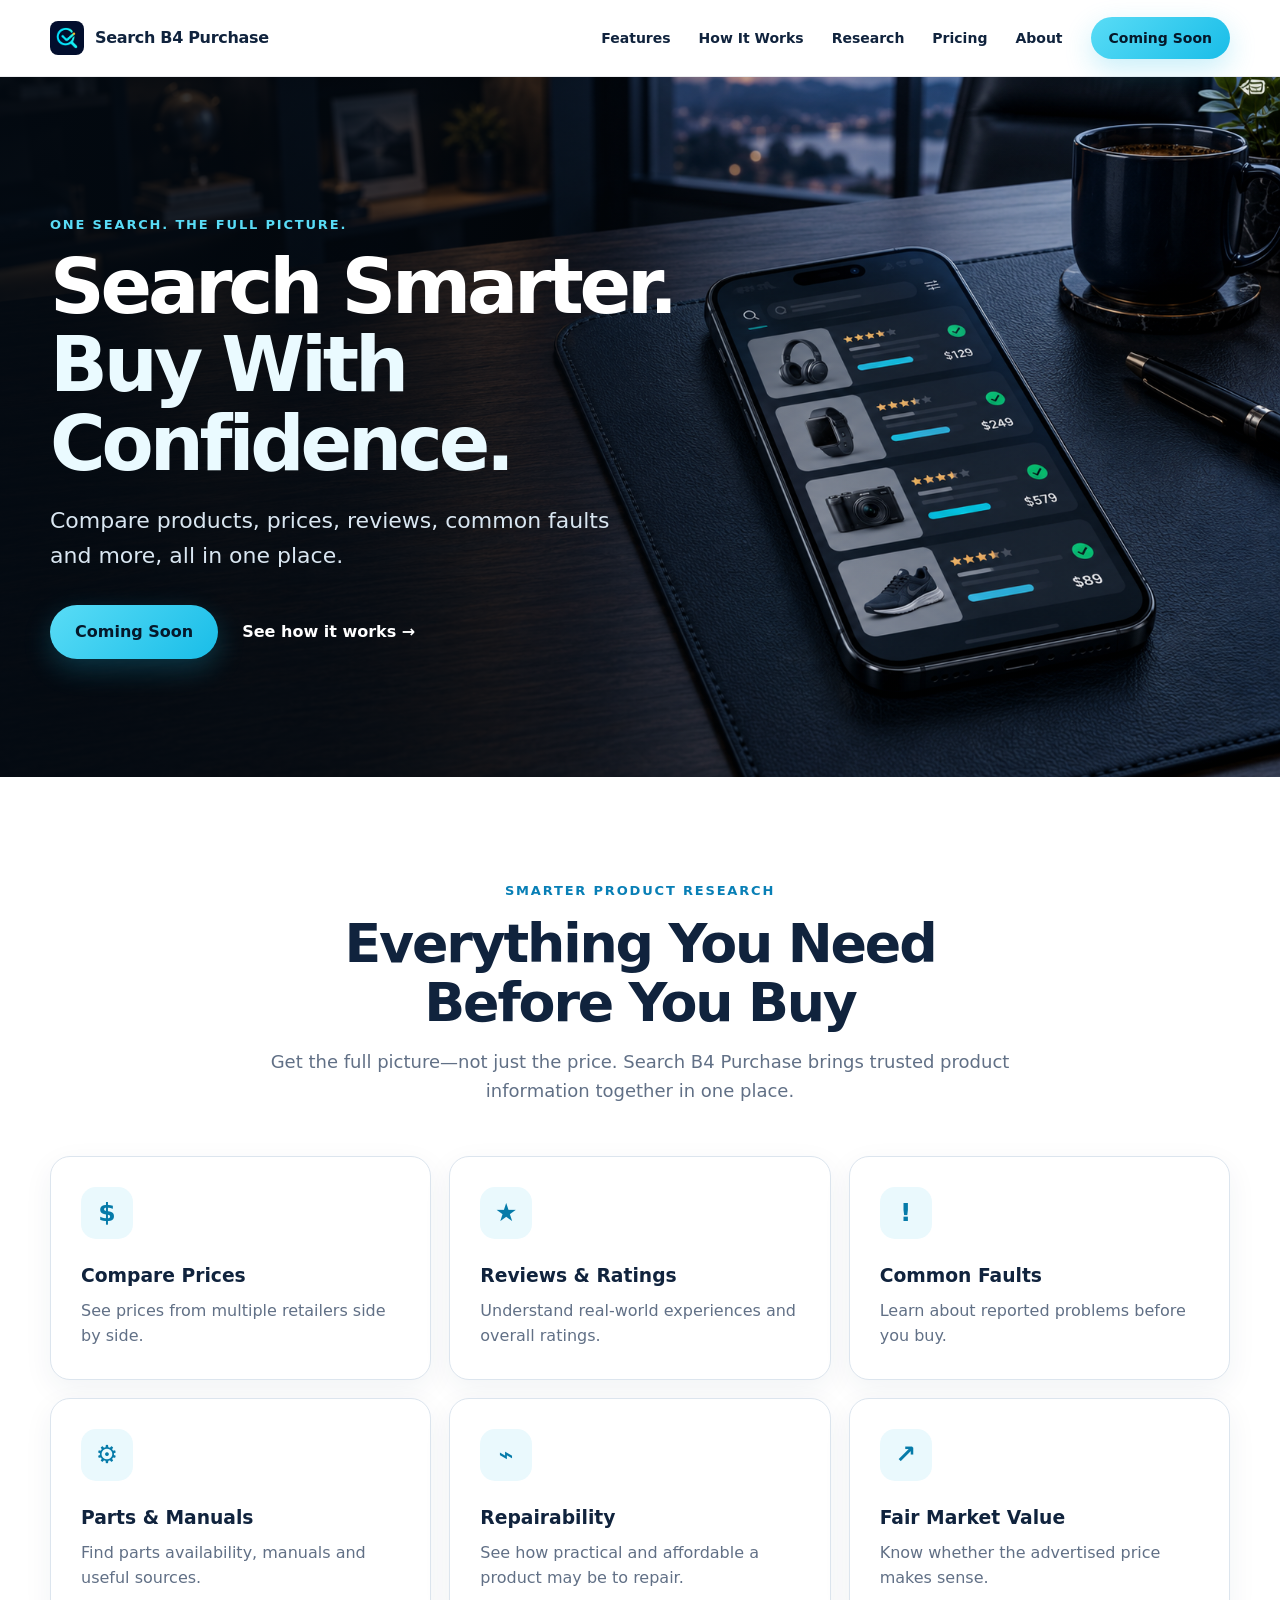
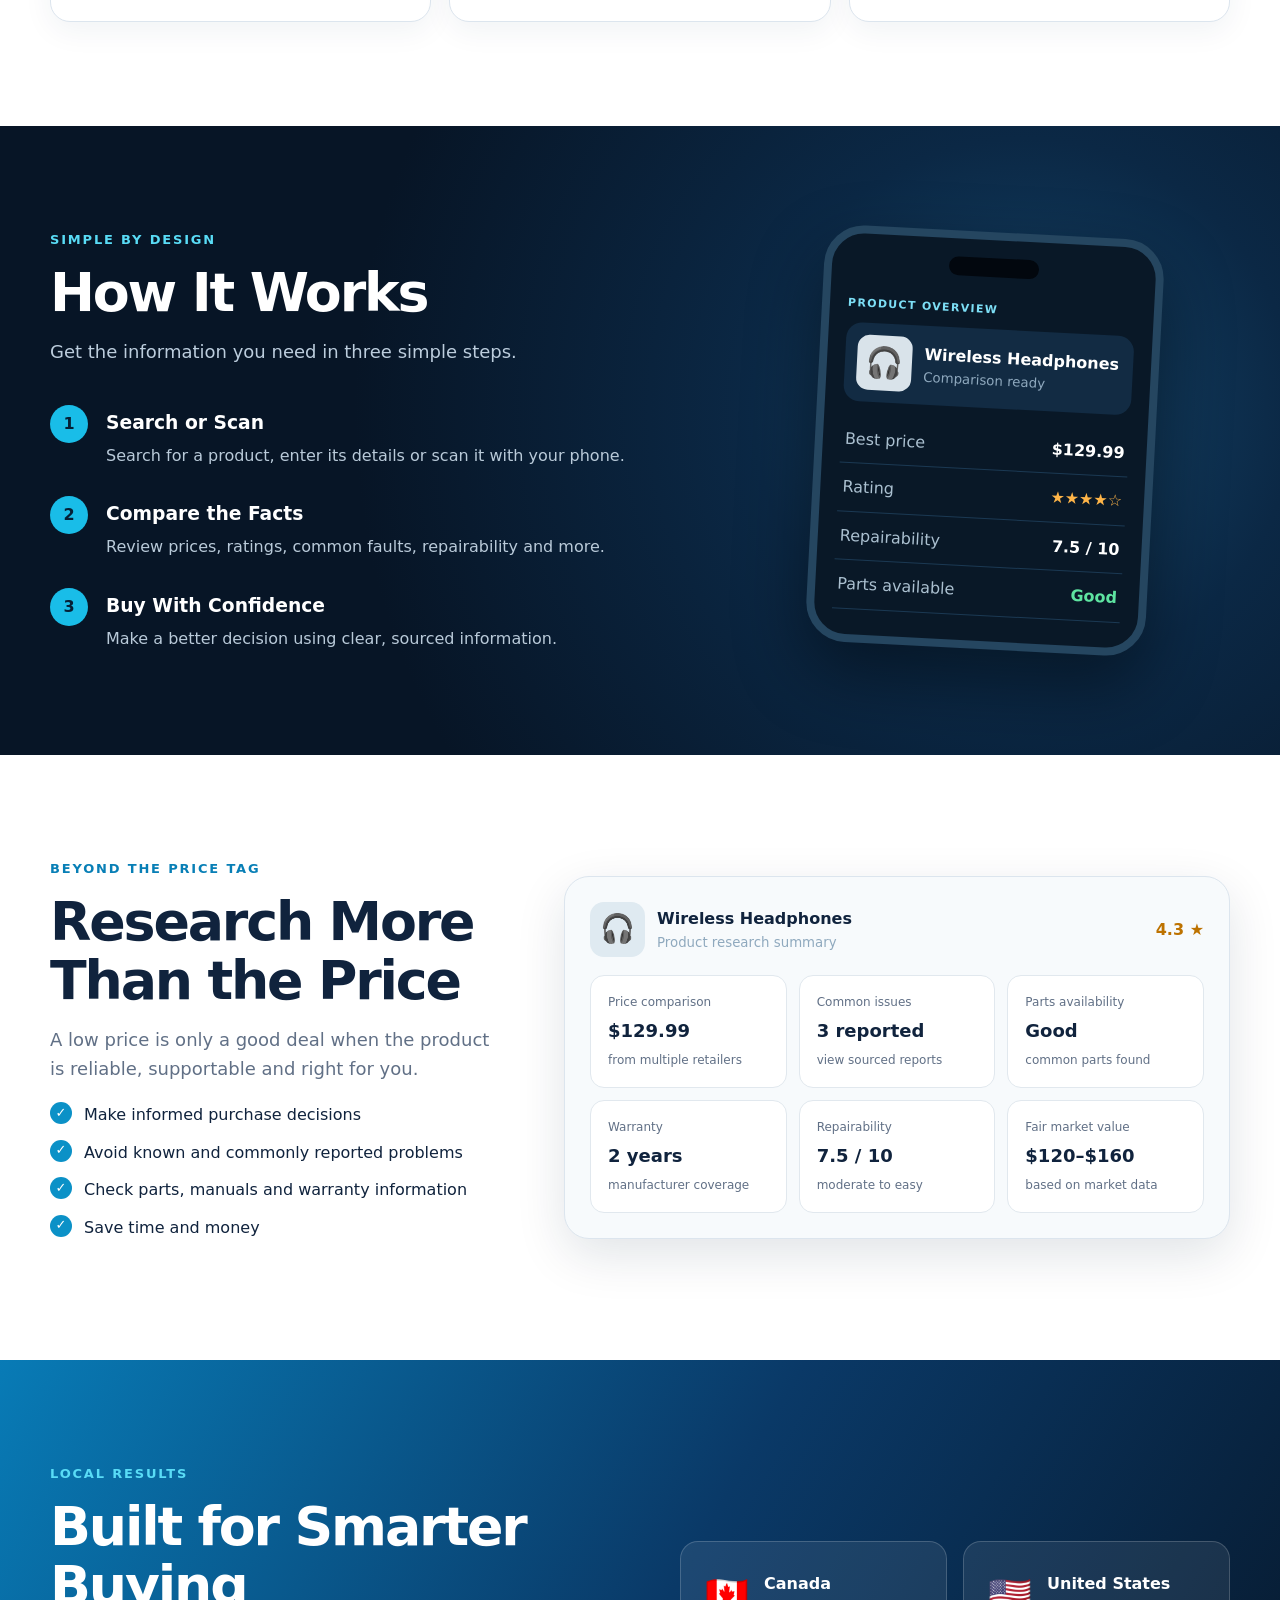
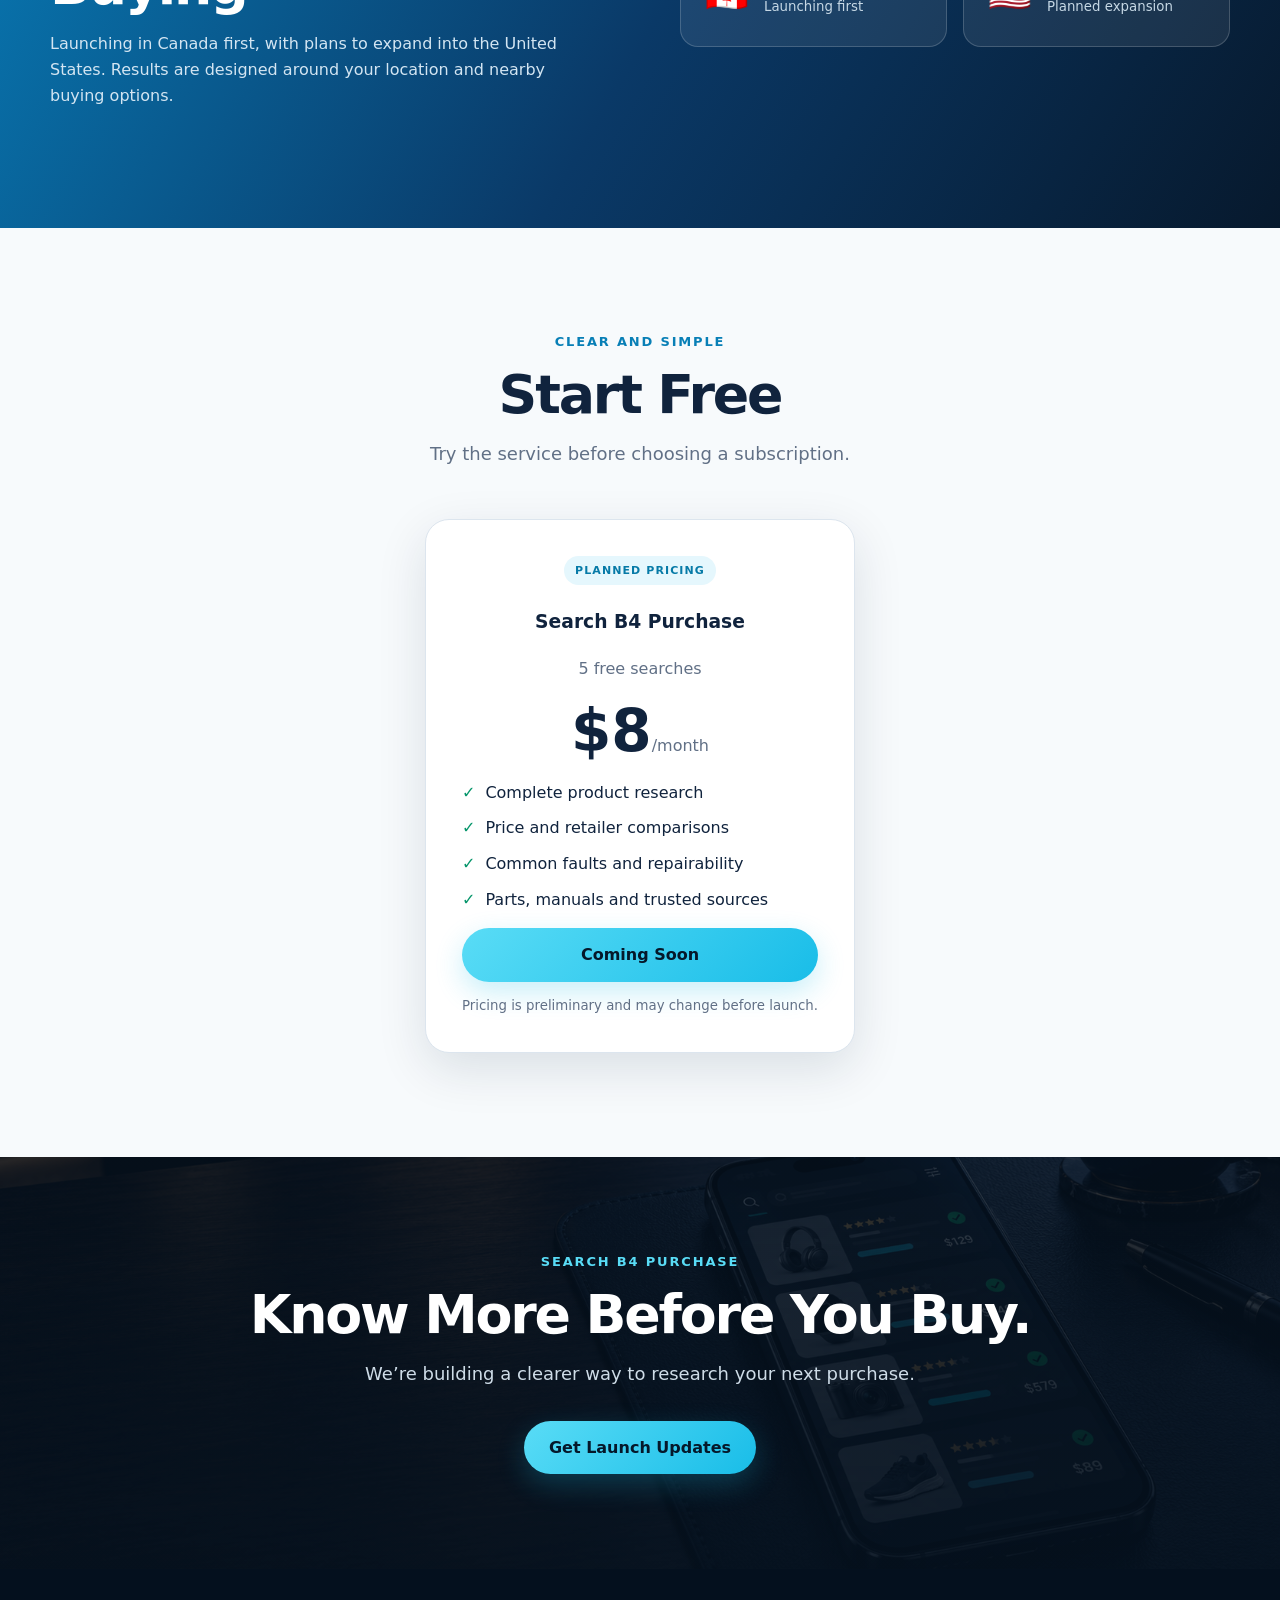
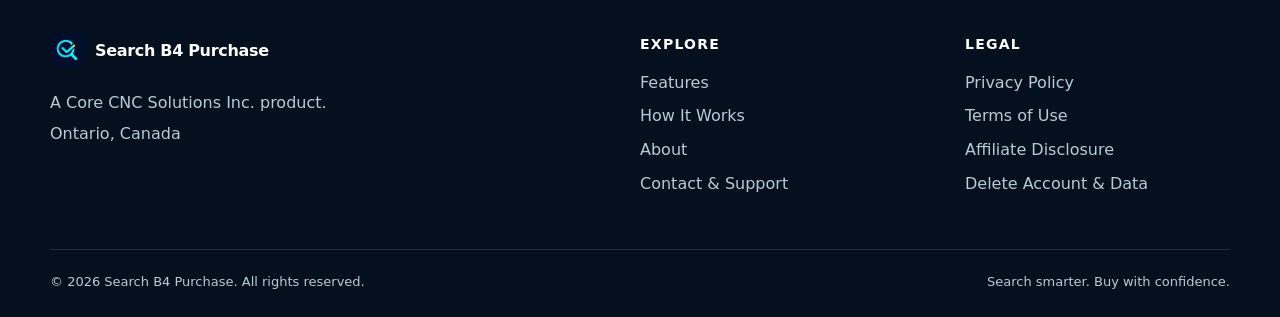
<file: index.html>
<!doctype html>
<html lang="en-CA">
<head>
  <meta charset="utf-8">
  <meta name="viewport" content="width=device-width, initial-scale=1">
  <meta name="description" content="Search B4 Purchase helps you compare prices, reviews, common faults, repairability, parts and manuals before you buy.">
  <meta name="theme-color" content="#071526">
  <title>Search B4 Purchase | Search Smarter. Buy With Confidence.</title>
  <link rel="icon" href="assets/icon-180.png" type="image/png">
  <link rel="stylesheet" href="styles.css">
  <script defer src="script.js"></script>
</head>
<body>
  <a class="skip-link" href="#main">Skip to content</a>
  <header class="site-header">
    <div class="container nav-wrap">
      <a class="brand" href="#top" aria-label="Search B4 Purchase home">
        <span class="brand-mark" aria-hidden="true"><span></span></span>
        <span>Search B4 Purchase</span>
      </a>
      <button class="menu-button" aria-expanded="false" aria-controls="site-nav" aria-label="Open navigation"><span></span><span></span><span></span></button>
      <nav id="site-nav" class="site-nav" aria-label="Primary navigation">
        <a href="#features">Features</a>
        <a href="#how-it-works">How It Works</a>
        <a href="#research">Research</a>
        <a href="#pricing">Pricing</a>
        <a href="about.html">About</a>
        <a class="button button-small" href="#coming-soon">Coming Soon</a>
      </nav>
    </div>
  </header>

  <main id="main">
    <section id="top" class="hero">
      <div class="hero-shade"></div>
      <div class="container hero-content">
        <p class="eyebrow light">One search. The full picture.</p>
        <h1>Search Smarter.<br><span>Buy With Confidence.</span></h1>
        <p class="hero-copy">Compare products, prices, reviews, common faults and more, all in one place.</p>
        <div class="hero-actions">
          <a class="button" href="#coming-soon">Coming Soon</a>
          <a class="text-link light" href="#how-it-works">See how it works <span aria-hidden="true">→</span></a>
        </div>
      </div>
    </section>

    <section id="features" class="section light-section">
      <div class="container">
        <div class="section-heading centered">
          <p class="eyebrow">Smarter product research</p>
          <h2>Everything You Need Before You Buy</h2>
          <p>Get the full picture—not just the price. Search B4 Purchase brings trusted product information together in one place.</p>
        </div>
        <div class="feature-grid">
          <article class="feature-card"><span class="icon">$</span><h3>Compare Prices</h3><p>See prices from multiple retailers side by side.</p></article>
          <article class="feature-card"><span class="icon">★</span><h3>Reviews & Ratings</h3><p>Understand real-world experiences and overall ratings.</p></article>
          <article class="feature-card"><span class="icon">!</span><h3>Common Faults</h3><p>Learn about reported problems before you buy.</p></article>
          <article class="feature-card"><span class="icon">⚙</span><h3>Parts & Manuals</h3><p>Find parts availability, manuals and useful sources.</p></article>
          <article class="feature-card"><span class="icon">⌁</span><h3>Repairability</h3><p>See how practical and affordable a product may be to repair.</p></article>
          <article class="feature-card"><span class="icon">↗</span><h3>Fair Market Value</h3><p>Know whether the advertised price makes sense.</p></article>
        </div>
      </div>
    </section>

    <section id="how-it-works" class="section dark-section">
      <div class="container how-grid">
        <div>
          <p class="eyebrow light">Simple by design</p>
          <h2>How It Works</h2>
          <p class="section-intro">Get the information you need in three simple steps.</p>
          <div class="steps">
            <article><span>1</span><div><h3>Search or Scan</h3><p>Search for a product, enter its details or scan it with your phone.</p></div></article>
            <article><span>2</span><div><h3>Compare the Facts</h3><p>Review prices, ratings, common faults, repairability and more.</p></div></article>
            <article><span>3</span><div><h3>Buy With Confidence</h3><p>Make a better decision using clear, sourced information.</p></div></article>
          </div>
        </div>
        <div class="phone-demo" aria-label="Illustration of product comparison results">
          <div class="phone-shell">
            <div class="phone-top"></div>
            <div class="app-label">Product overview</div>
            <div class="demo-product"><div class="demo-image">🎧</div><div><strong>Wireless Headphones</strong><small>Comparison ready</small></div></div>
            <div class="demo-row"><span>Best price</span><strong>$129.99</strong></div>
            <div class="demo-row"><span>Rating</span><strong class="stars">★★★★☆</strong></div>
            <div class="demo-row"><span>Repairability</span><strong>7.5 / 10</strong></div>
            <div class="demo-row"><span>Parts available</span><strong class="good">Good</strong></div>
          </div>
        </div>
      </div>
    </section>

    <section id="research" class="section light-section">
      <div class="container research-grid">
        <div>
          <p class="eyebrow">Beyond the price tag</p>
          <h2>Research More Than the Price</h2>
          <p class="large-copy">A low price is only a good deal when the product is reliable, supportable and right for you.</p>
          <ul class="check-list">
            <li>Make informed purchase decisions</li>
            <li>Avoid known and commonly reported problems</li>
            <li>Check parts, manuals and warranty information</li>
            <li>Save time and money</li>
          </ul>
        </div>
        <div class="dashboard-card">
          <div class="product-title"><span class="product-icon">🎧</span><div><strong>Wireless Headphones</strong><small>Product research summary</small></div><span class="rating">4.3 ★</span></div>
          <div class="metric-grid">
            <article><small>Price comparison</small><strong>$129.99</strong><span>from multiple retailers</span></article>
            <article><small>Common issues</small><strong>3 reported</strong><span>view sourced reports</span></article>
            <article><small>Parts availability</small><strong>Good</strong><span>common parts found</span></article>
            <article><small>Warranty</small><strong>2 years</strong><span>manufacturer coverage</span></article>
            <article><small>Repairability</small><strong>7.5 / 10</strong><span>moderate to easy</span></article>
            <article><small>Fair market value</small><strong>$120–$160</strong><span>based on market data</span></article>
          </div>
        </div>
      </div>
    </section>

    <section class="section availability-section">
      <div class="container availability-grid">
        <div><p class="eyebrow light">Local results</p><h2>Built for Smarter Buying</h2><p>Launching in Canada first, with plans to expand into the United States. Results are designed around your location and nearby buying options.</p></div>
        <div class="locations"><article><span>🇨🇦</span><div><strong>Canada</strong><small>Launching first</small></div></article><article><span>🇺🇸</span><div><strong>United States</strong><small>Planned expansion</small></div></article></div>
      </div>
    </section>

    <section id="pricing" class="section pricing-section">
      <div class="container">
        <div class="section-heading centered"><p class="eyebrow">Clear and simple</p><h2>Start Free</h2><p>Try the service before choosing a subscription.</p></div>
        <article class="price-card">
          <div class="price-badge">PLANNED PRICING</div>
          <h3>Search B4 Purchase</h3>
          <p class="free-searches">5 free searches</p>
          <div class="price"><strong>$8</strong><span>/month</span></div>
          <ul><li>Complete product research</li><li>Price and retailer comparisons</li><li>Common faults and repairability</li><li>Parts, manuals and trusted sources</li></ul>
          <a class="button full" href="#coming-soon">Coming Soon</a>
          <small>Pricing is preliminary and may change before launch.</small>
        </article>
      </div>
    </section>

    <section id="coming-soon" class="final-cta">
      <div class="container centered"><p class="eyebrow light">Search B4 Purchase</p><h2>Know More Before You Buy.</h2><p>We’re building a clearer way to research your next purchase.</p><a class="button" href="contact.html">Get Launch Updates</a></div>
    </section>
  </main>

  <footer class="site-footer">
    <div class="container footer-grid">
      <div><a class="brand footer-brand" href="index.html"><span class="brand-mark" aria-hidden="true"><span></span></span><span>Search B4 Purchase</span></a><p>A Core CNC Solutions Inc. product.</p><p>Ontario, Canada</p></div>
      <div><h3>Explore</h3><a href="#features">Features</a><a href="#how-it-works">How It Works</a><a href="about.html">About</a><a href="contact.html">Contact & Support</a></div>
      <div><h3>Legal</h3><a href="privacy.html">Privacy Policy</a><a href="terms.html">Terms of Use</a><a href="affiliate-disclosure.html">Affiliate Disclosure</a><a href="delete-account.html">Delete Account & Data</a></div>
    </div>
    <div class="container footer-bottom"><span>© 2026 Search B4 Purchase. All rights reserved.</span><span>Search smarter. Buy with confidence.</span></div>
  </footer>
</body>
</html>
</file>
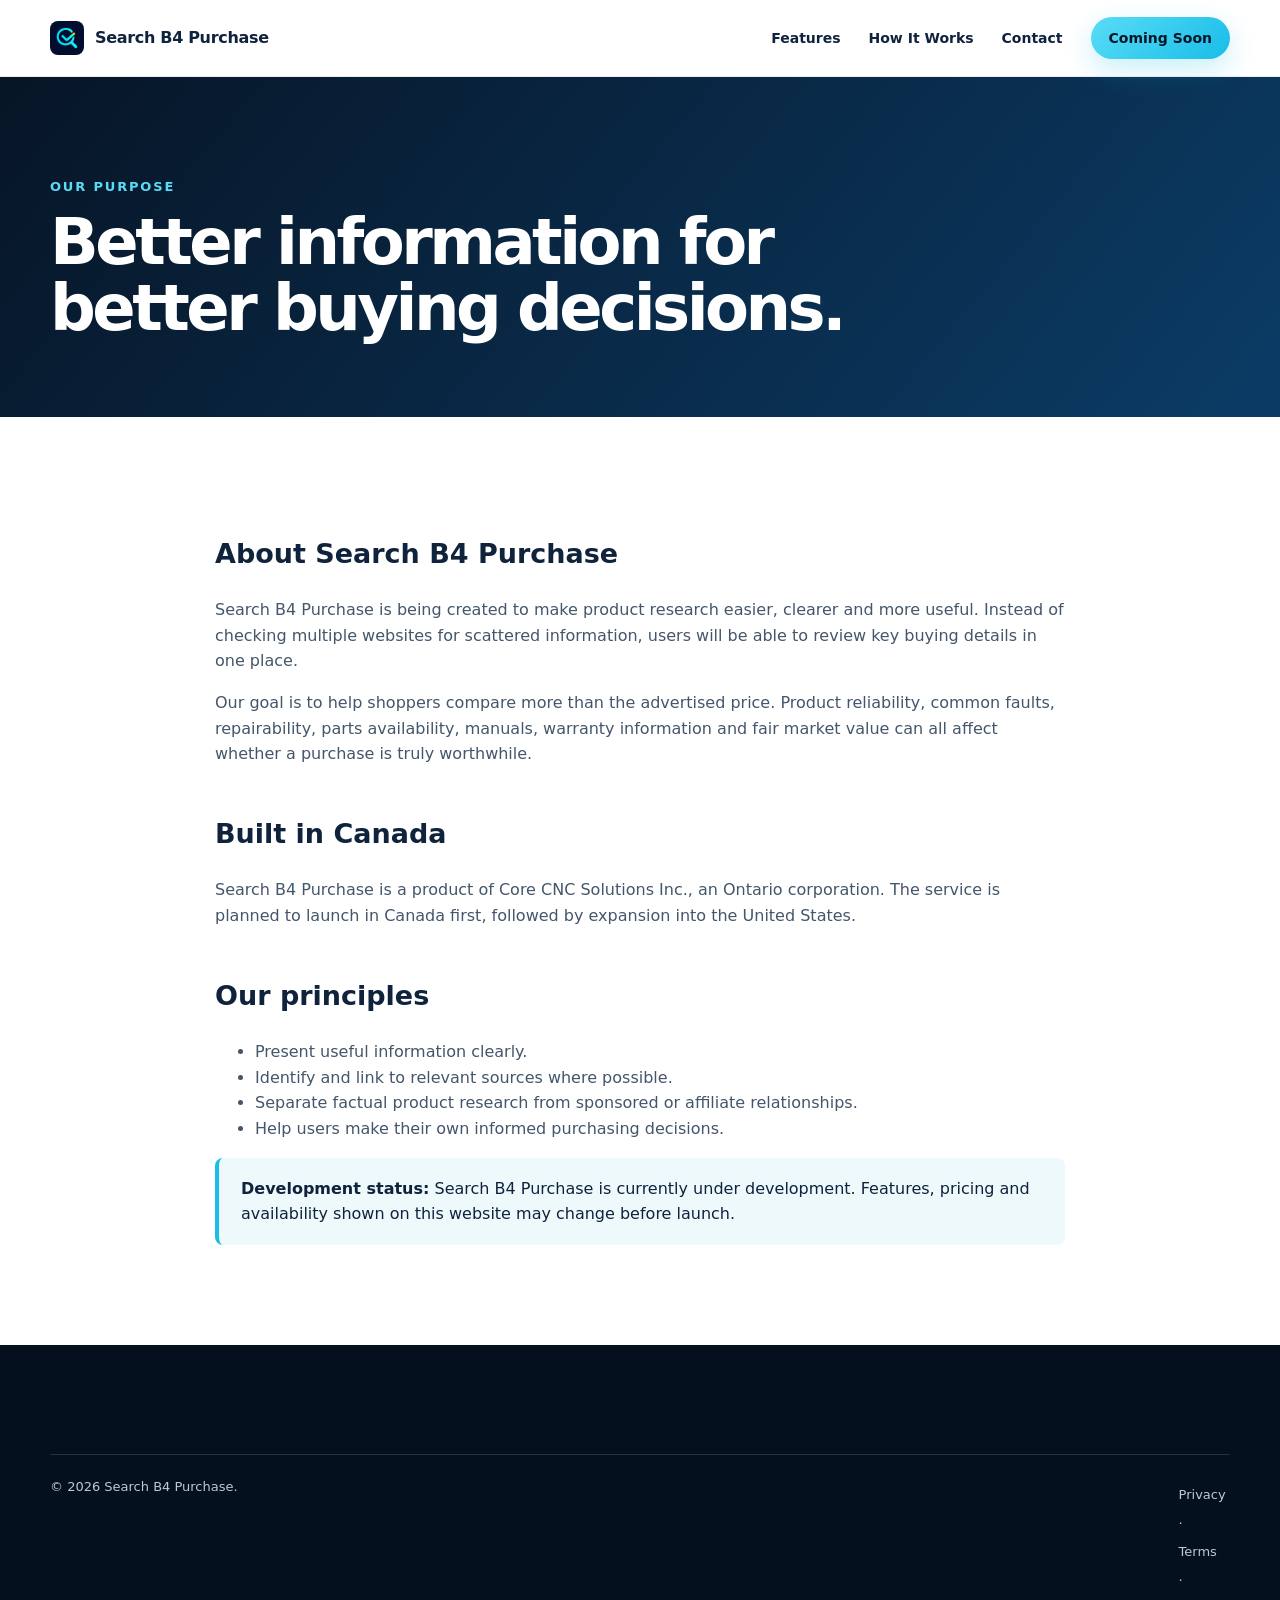
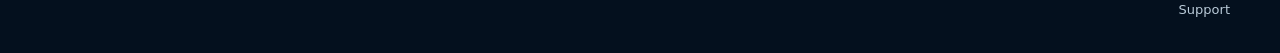
<file: about.html>
<!doctype html><html lang="en-CA"><head><meta charset="utf-8"><meta name="viewport" content="width=device-width,initial-scale=1"><meta name="description" content="About Search B4 Purchase."><title>About | Search B4 Purchase</title><link rel="icon" href="assets/icon-180.png" type="image/png"><link rel="stylesheet" href="styles.css"><script defer src="script.js"></script></head><body><header class="site-header"><div class="container nav-wrap"><a class="brand" href="index.html"><span class="brand-mark"><span></span></span><span>Search B4 Purchase</span></a><button class="menu-button" aria-expanded="false" aria-controls="site-nav"><span></span><span></span><span></span></button><nav id="site-nav" class="site-nav"><a href="index.html#features">Features</a><a href="index.html#how-it-works">How It Works</a><a href="contact.html">Contact</a><a class="button button-small" href="index.html#coming-soon">Coming Soon</a></nav></div></header><main><section class="legal-hero"><div class="container"><p class="eyebrow light">Our purpose</p><h1>Better information for better buying decisions.</h1></div></section><section class="legal-page"><div class="container legal-content"><h2>About Search B4 Purchase</h2><p>Search B4 Purchase is being created to make product research easier, clearer and more useful. Instead of checking multiple websites for scattered information, users will be able to review key buying details in one place.</p><p>Our goal is to help shoppers compare more than the advertised price. Product reliability, common faults, repairability, parts availability, manuals, warranty information and fair market value can all affect whether a purchase is truly worthwhile.</p><h2>Built in Canada</h2><p>Search B4 Purchase is a product of Core CNC Solutions Inc., an Ontario corporation. The service is planned to launch in Canada first, followed by expansion into the United States.</p><h2>Our principles</h2><ul><li>Present useful information clearly.</li><li>Identify and link to relevant sources where possible.</li><li>Separate factual product research from sponsored or affiliate relationships.</li><li>Help users make their own informed purchasing decisions.</li></ul><div class="notice"><strong>Development status:</strong> Search B4 Purchase is currently under development. Features, pricing and availability shown on this website may change before launch.</div></div></section></main><footer class="site-footer"><div class="container footer-bottom"><span>© 2026 Search B4 Purchase.</span><span><a href="privacy.html">Privacy</a> · <a href="terms.html">Terms</a> · <a href="contact.html">Support</a></span></div></footer></body></html>
</file>
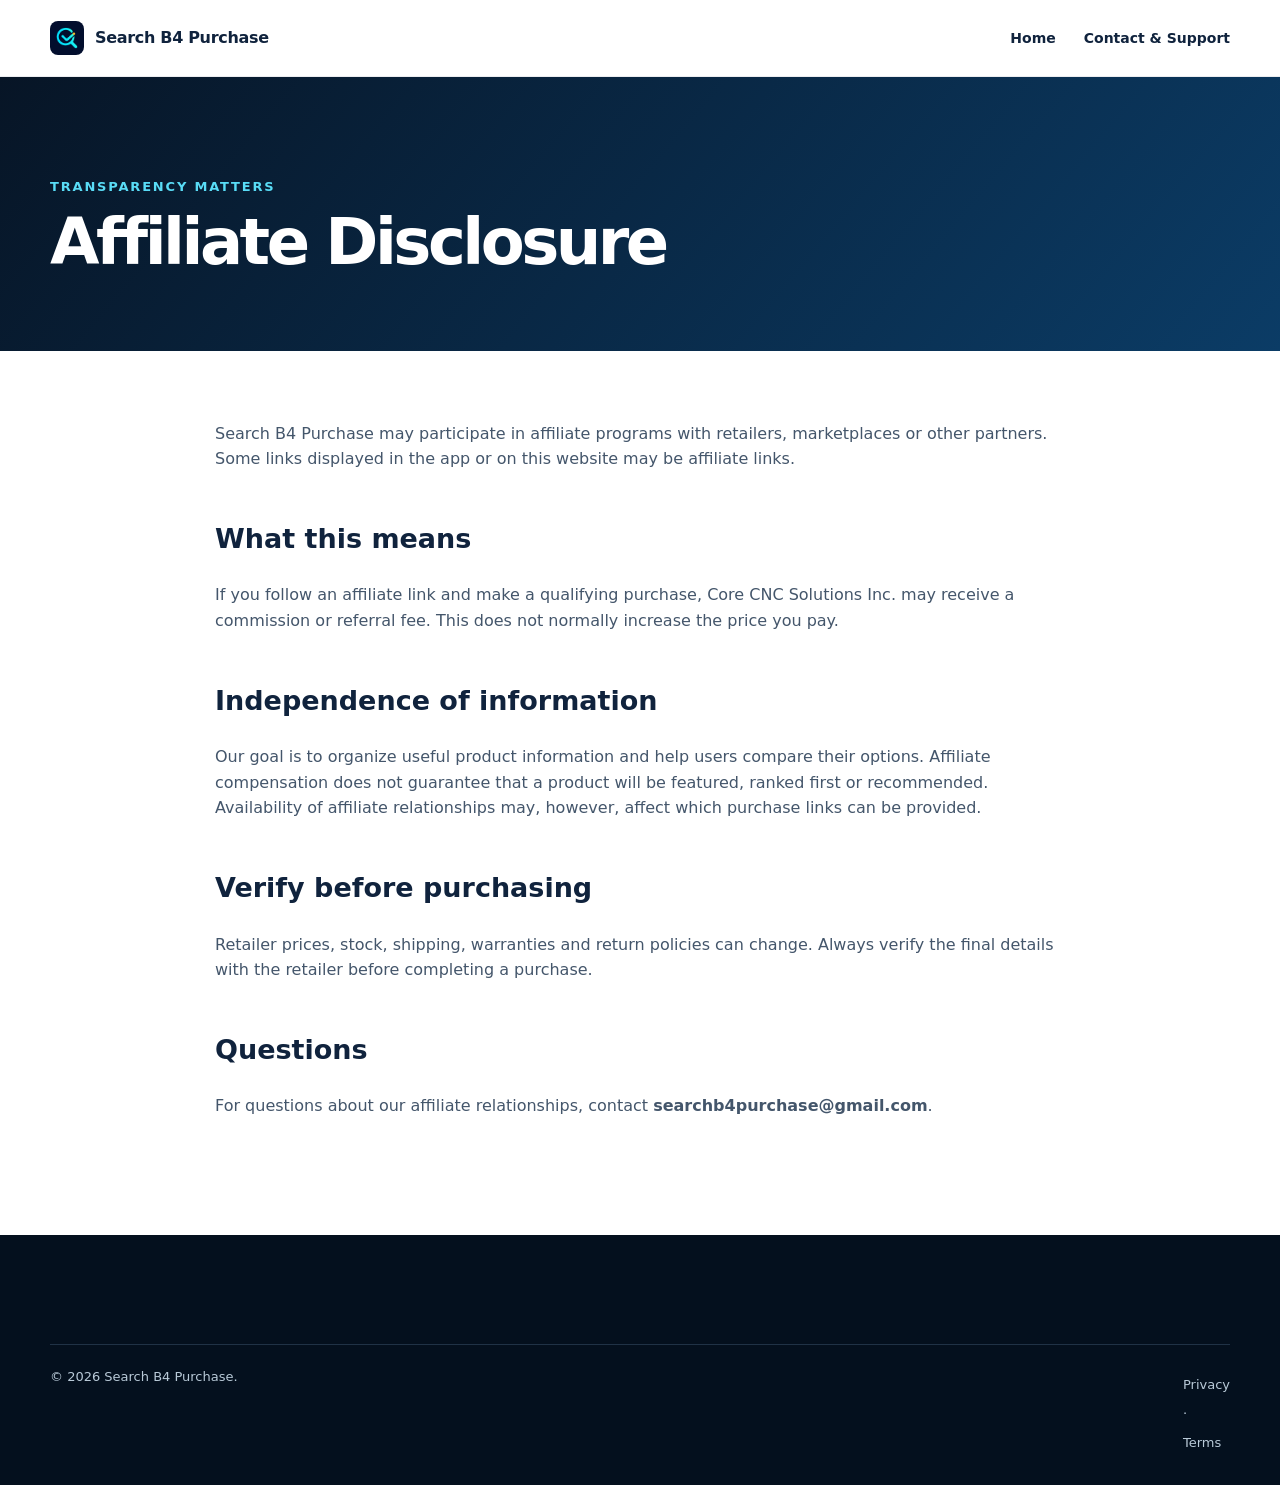
<file: affiliate-disclosure.html>
<!doctype html><html lang="en-CA"><head><meta charset="utf-8"><meta name="viewport" content="width=device-width,initial-scale=1"><title>Affiliate Disclosure | Search B4 Purchase</title><link rel="icon" href="assets/icon-180.png" type="image/png"><link rel="stylesheet" href="styles.css"></head><body><header class="site-header"><div class="container nav-wrap"><a class="brand" href="index.html"><span class="brand-mark"><span></span></span><span>Search B4 Purchase</span></a><nav class="site-nav"><a href="index.html">Home</a><a href="contact.html">Contact & Support</a></nav></div></header><main><section class="legal-hero"><div class="container"><p class="eyebrow light">Transparency matters</p><h1>Affiliate Disclosure</h1></div></section><section class="legal-page"><article class="container legal-content"><p>Search B4 Purchase may participate in affiliate programs with retailers, marketplaces or other partners. Some links displayed in the app or on this website may be affiliate links.</p><h2>What this means</h2><p>If you follow an affiliate link and make a qualifying purchase, Core CNC Solutions Inc. may receive a commission or referral fee. This does not normally increase the price you pay.</p><h2>Independence of information</h2><p>Our goal is to organize useful product information and help users compare their options. Affiliate compensation does not guarantee that a product will be featured, ranked first or recommended. Availability of affiliate relationships may, however, affect which purchase links can be provided.</p><h2>Verify before purchasing</h2><p>Retailer prices, stock, shipping, warranties and return policies can change. Always verify the final details with the retailer before completing a purchase.</p><h2>Questions</h2><p>For questions about our affiliate relationships, contact <a href="mailto:searchb4purchase@gmail.com"><strong>searchb4purchase@gmail.com</strong></a>.</p></article></section></main><footer class="site-footer"><div class="container footer-bottom"><span>© 2026 Search B4 Purchase.</span><span><a href="privacy.html">Privacy</a> · <a href="terms.html">Terms</a></span></div></footer></body></html>
</file>
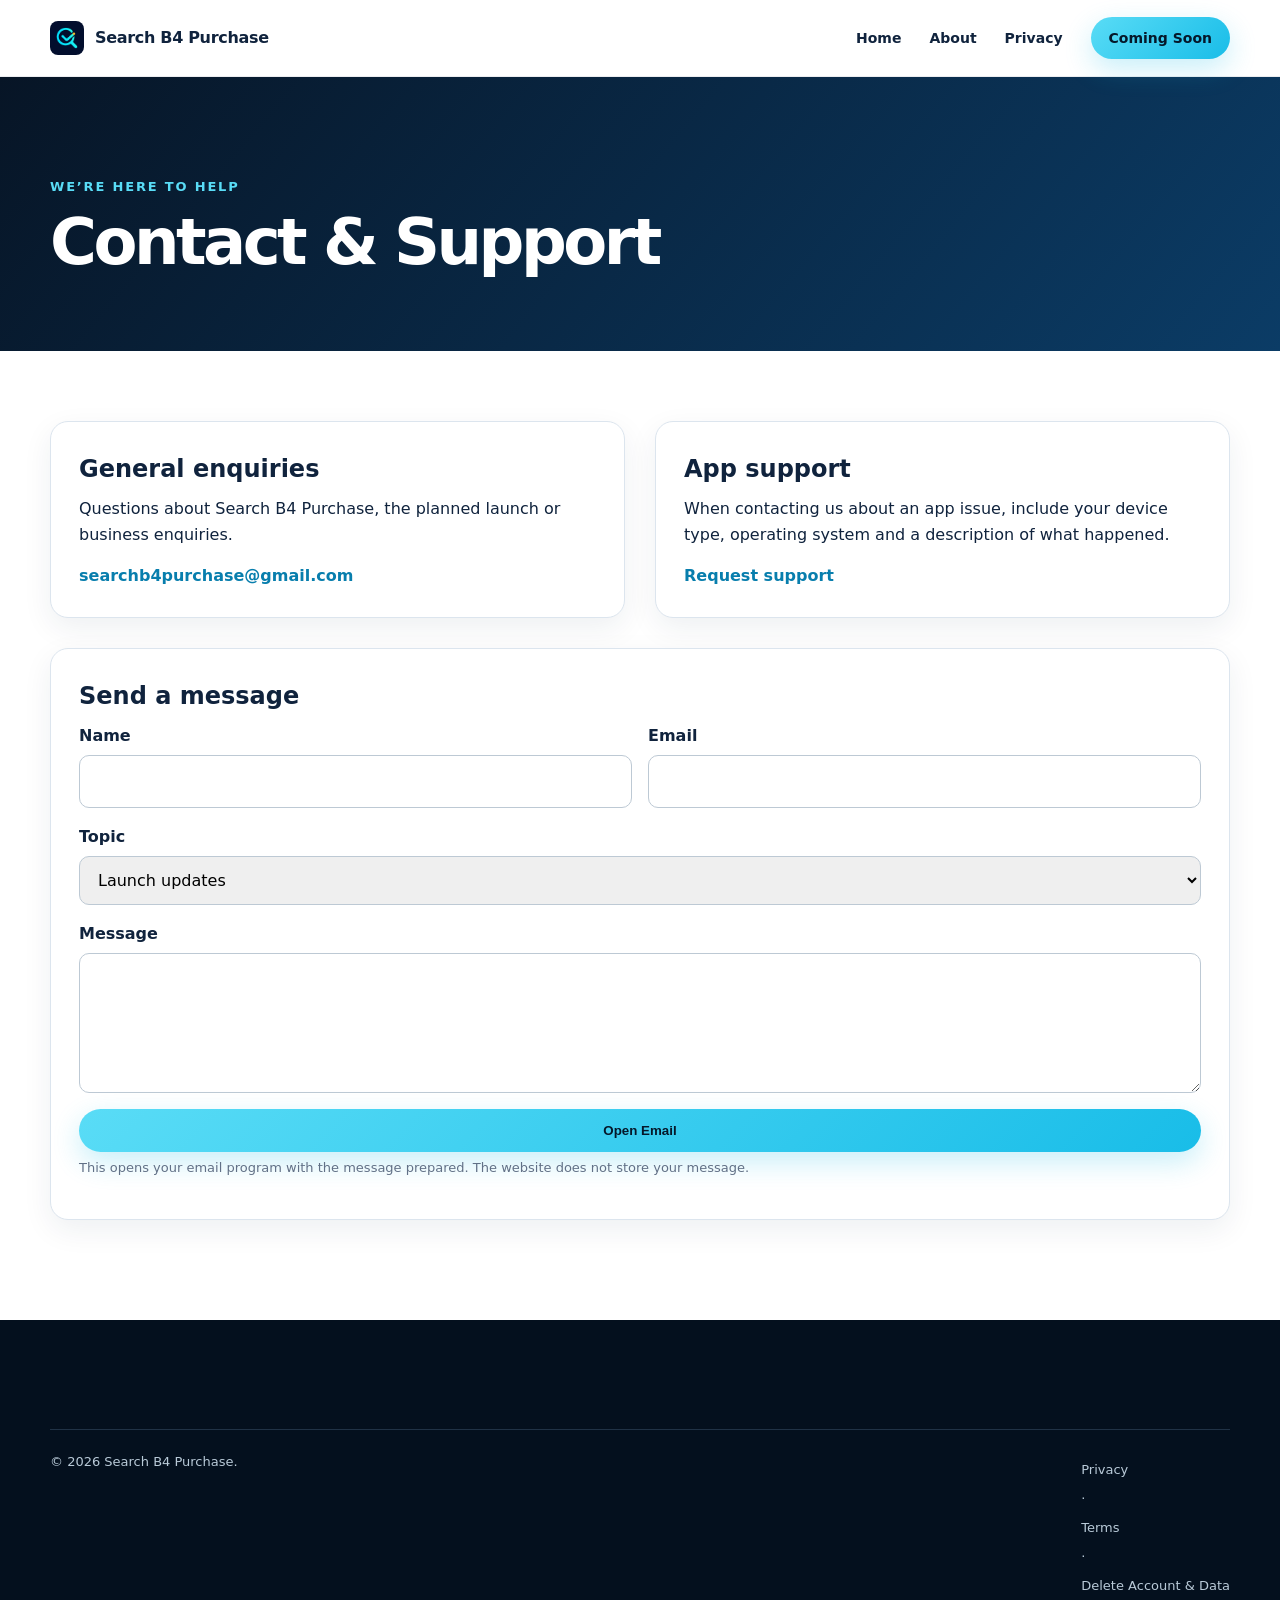
<file: contact.html>
<!doctype html><html lang="en-CA"><head><meta charset="utf-8"><meta name="viewport" content="width=device-width,initial-scale=1"><meta name="description" content="Contact and support for Search B4 Purchase."><title>Contact & Support | Search B4 Purchase</title><link rel="icon" href="assets/icon-180.png" type="image/png"><link rel="stylesheet" href="styles.css"><script defer src="script.js"></script></head><body><header class="site-header"><div class="container nav-wrap"><a class="brand" href="index.html"><span class="brand-mark"><span></span></span><span>Search B4 Purchase</span></a><button class="menu-button" aria-expanded="false" aria-controls="site-nav"><span></span><span></span><span></span></button><nav id="site-nav" class="site-nav"><a href="index.html">Home</a><a href="about.html">About</a><a href="privacy.html">Privacy</a><a class="button button-small" href="index.html#coming-soon">Coming Soon</a></nav></div></header><main><section class="legal-hero"><div class="container"><p class="eyebrow light">We’re here to help</p><h1>Contact & Support</h1></div></section><section class="legal-page"><div class="container contact-grid"><article class="contact-card"><h2>General enquiries</h2><p>Questions about Search B4 Purchase, the planned launch or business enquiries.</p><a href="mailto:searchb4purchase@gmail.com">searchb4purchase@gmail.com</a></article><article class="contact-card"><h2>App support</h2><p>When contacting us about an app issue, include your device type, operating system and a description of what happened.</p><a href="mailto:searchb4purchase@gmail.com?subject=Search%20B4%20Purchase%20Support">Request support</a></article><article class="contact-card full-width"><h2>Send a message</h2><form data-contact-form><div class="form-grid"><div class="field"><label for="name">Name</label><input id="name" name="name" required></div><div class="field"><label for="email">Email</label><input id="email" name="email" type="email" required></div><div class="field full"><label for="topic">Topic</label><select id="topic" name="topic"><option>Launch updates</option><option>App support</option><option>Privacy request</option><option>Business enquiry</option><option>Other</option></select></div><div class="field full"><label for="message">Message</label><textarea id="message" name="message" required></textarea></div><div class="field full"><button class="button" type="submit">Open Email</button><p class="form-note">This opens your email program with the message prepared. The website does not store your message.</p></div></div></form></article></div></section></main><footer class="site-footer"><div class="container footer-bottom"><span>© 2026 Search B4 Purchase.</span><span><a href="privacy.html">Privacy</a> · <a href="terms.html">Terms</a> · <a href="delete-account.html">Delete Account & Data</a></span></div></footer></body></html>
</file>
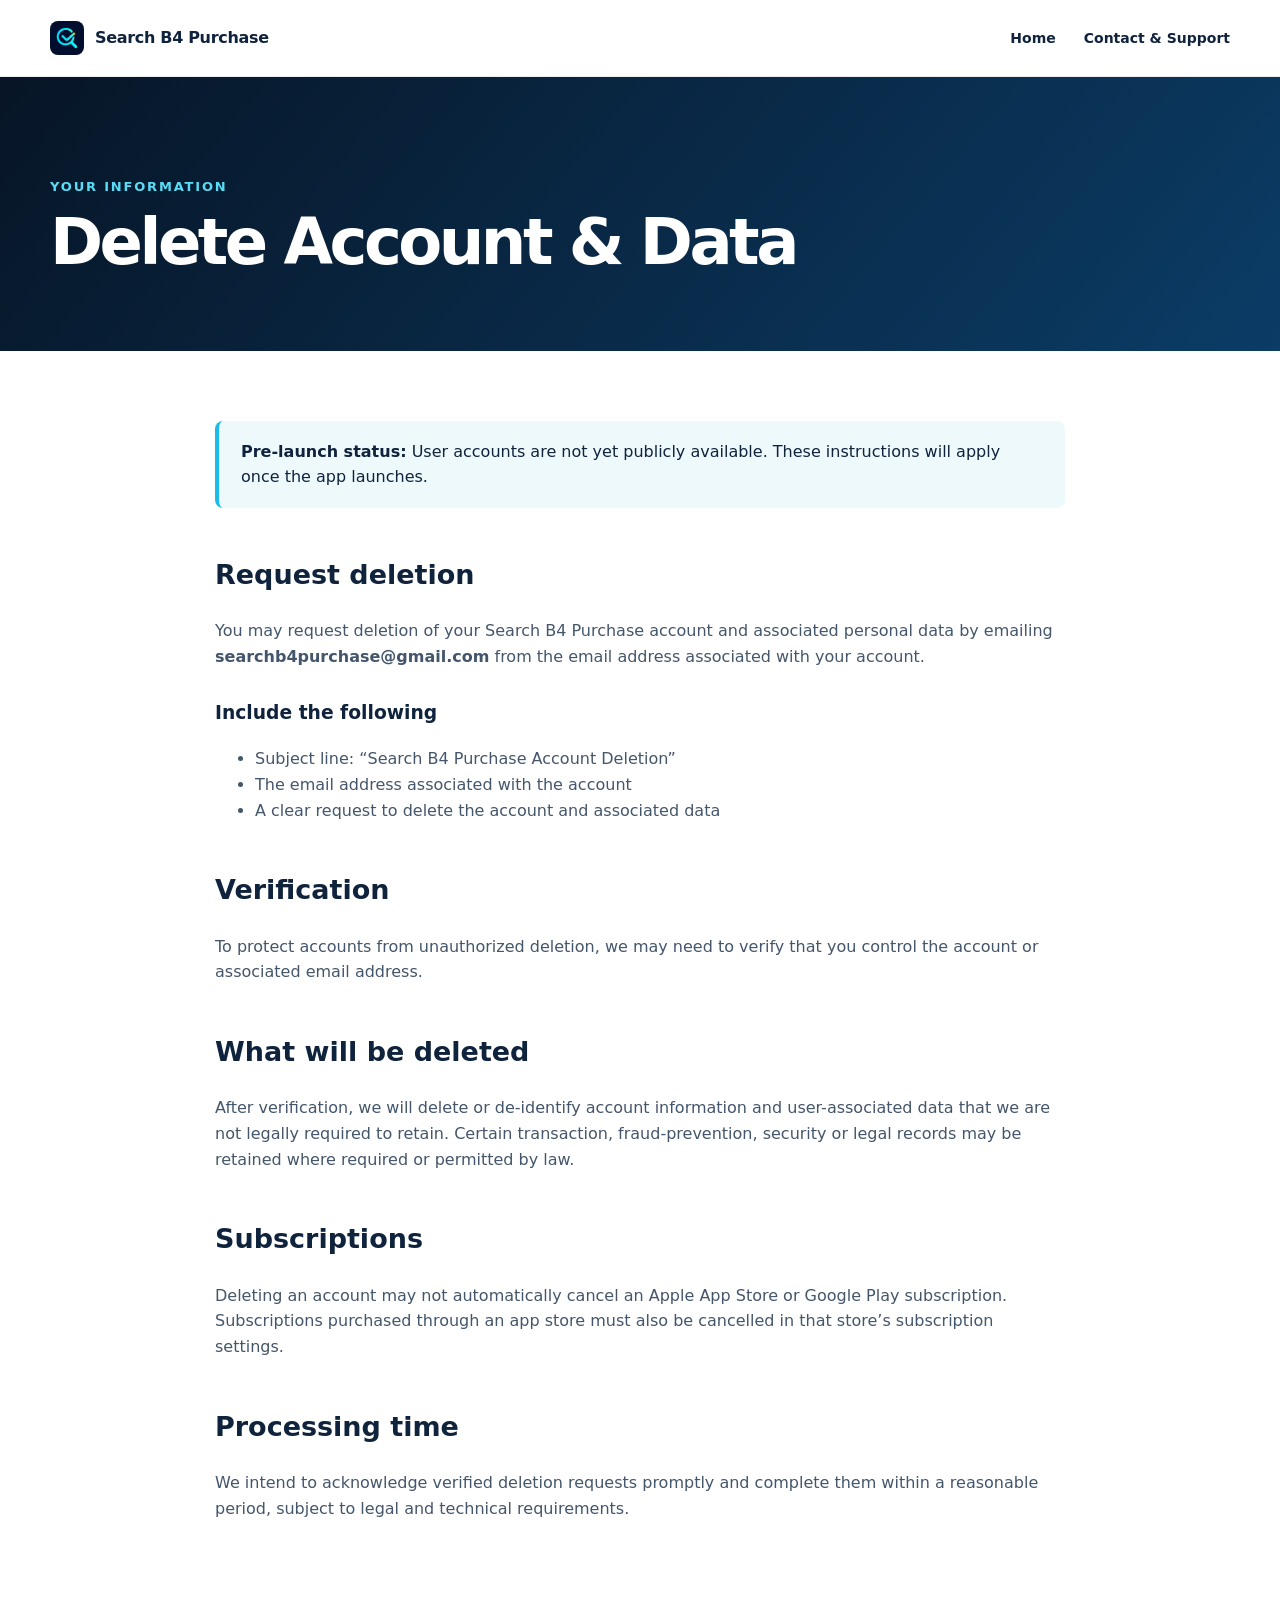
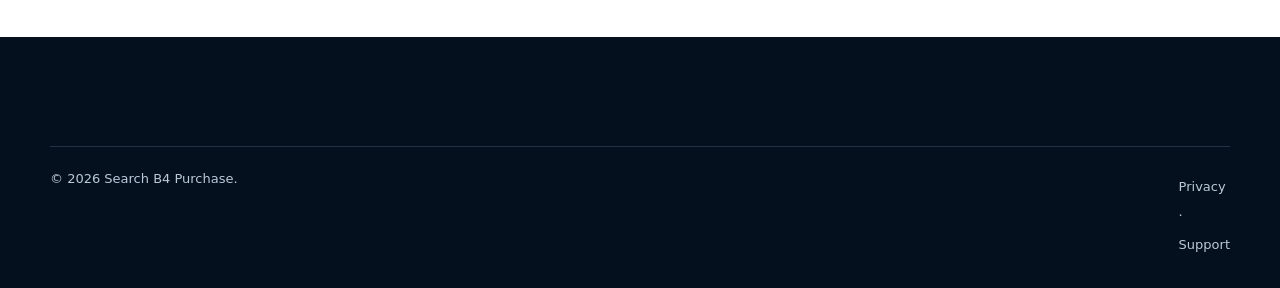
<file: delete-account.html>
<!doctype html><html lang="en-CA"><head><meta charset="utf-8"><meta name="viewport" content="width=device-width,initial-scale=1"><meta name="description" content="Instructions to request deletion of a Search B4 Purchase account and associated data."><title>Delete Account & Data | Search B4 Purchase</title><link rel="icon" href="assets/icon-180.png" type="image/png"><link rel="stylesheet" href="styles.css"></head><body><header class="site-header"><div class="container nav-wrap"><a class="brand" href="index.html"><span class="brand-mark"><span></span></span><span>Search B4 Purchase</span></a><nav class="site-nav"><a href="index.html">Home</a><a href="contact.html">Contact & Support</a></nav></div></header><main><section class="legal-hero"><div class="container"><p class="eyebrow light">Your information</p><h1>Delete Account & Data</h1></div></section><section class="legal-page"><article class="container legal-content"><div class="notice"><strong>Pre-launch status:</strong> User accounts are not yet publicly available. These instructions will apply once the app launches.</div><h2>Request deletion</h2><p>You may request deletion of your Search B4 Purchase account and associated personal data by emailing <a href="mailto:searchb4purchase@gmail.com?subject=Search%20B4%20Purchase%20Account%20Deletion"><strong>searchb4purchase@gmail.com</strong></a> from the email address associated with your account.</p><h3>Include the following</h3><ul><li>Subject line: “Search B4 Purchase Account Deletion”</li><li>The email address associated with the account</li><li>A clear request to delete the account and associated data</li></ul><h2>Verification</h2><p>To protect accounts from unauthorized deletion, we may need to verify that you control the account or associated email address.</p><h2>What will be deleted</h2><p>After verification, we will delete or de-identify account information and user-associated data that we are not legally required to retain. Certain transaction, fraud-prevention, security or legal records may be retained where required or permitted by law.</p><h2>Subscriptions</h2><p>Deleting an account may not automatically cancel an Apple App Store or Google Play subscription. Subscriptions purchased through an app store must also be cancelled in that store’s subscription settings.</p><h2>Processing time</h2><p>We intend to acknowledge verified deletion requests promptly and complete them within a reasonable period, subject to legal and technical requirements.</p></article></section></main><footer class="site-footer"><div class="container footer-bottom"><span>© 2026 Search B4 Purchase.</span><span><a href="privacy.html">Privacy</a> · <a href="contact.html">Support</a></span></div></footer></body></html>
</file>
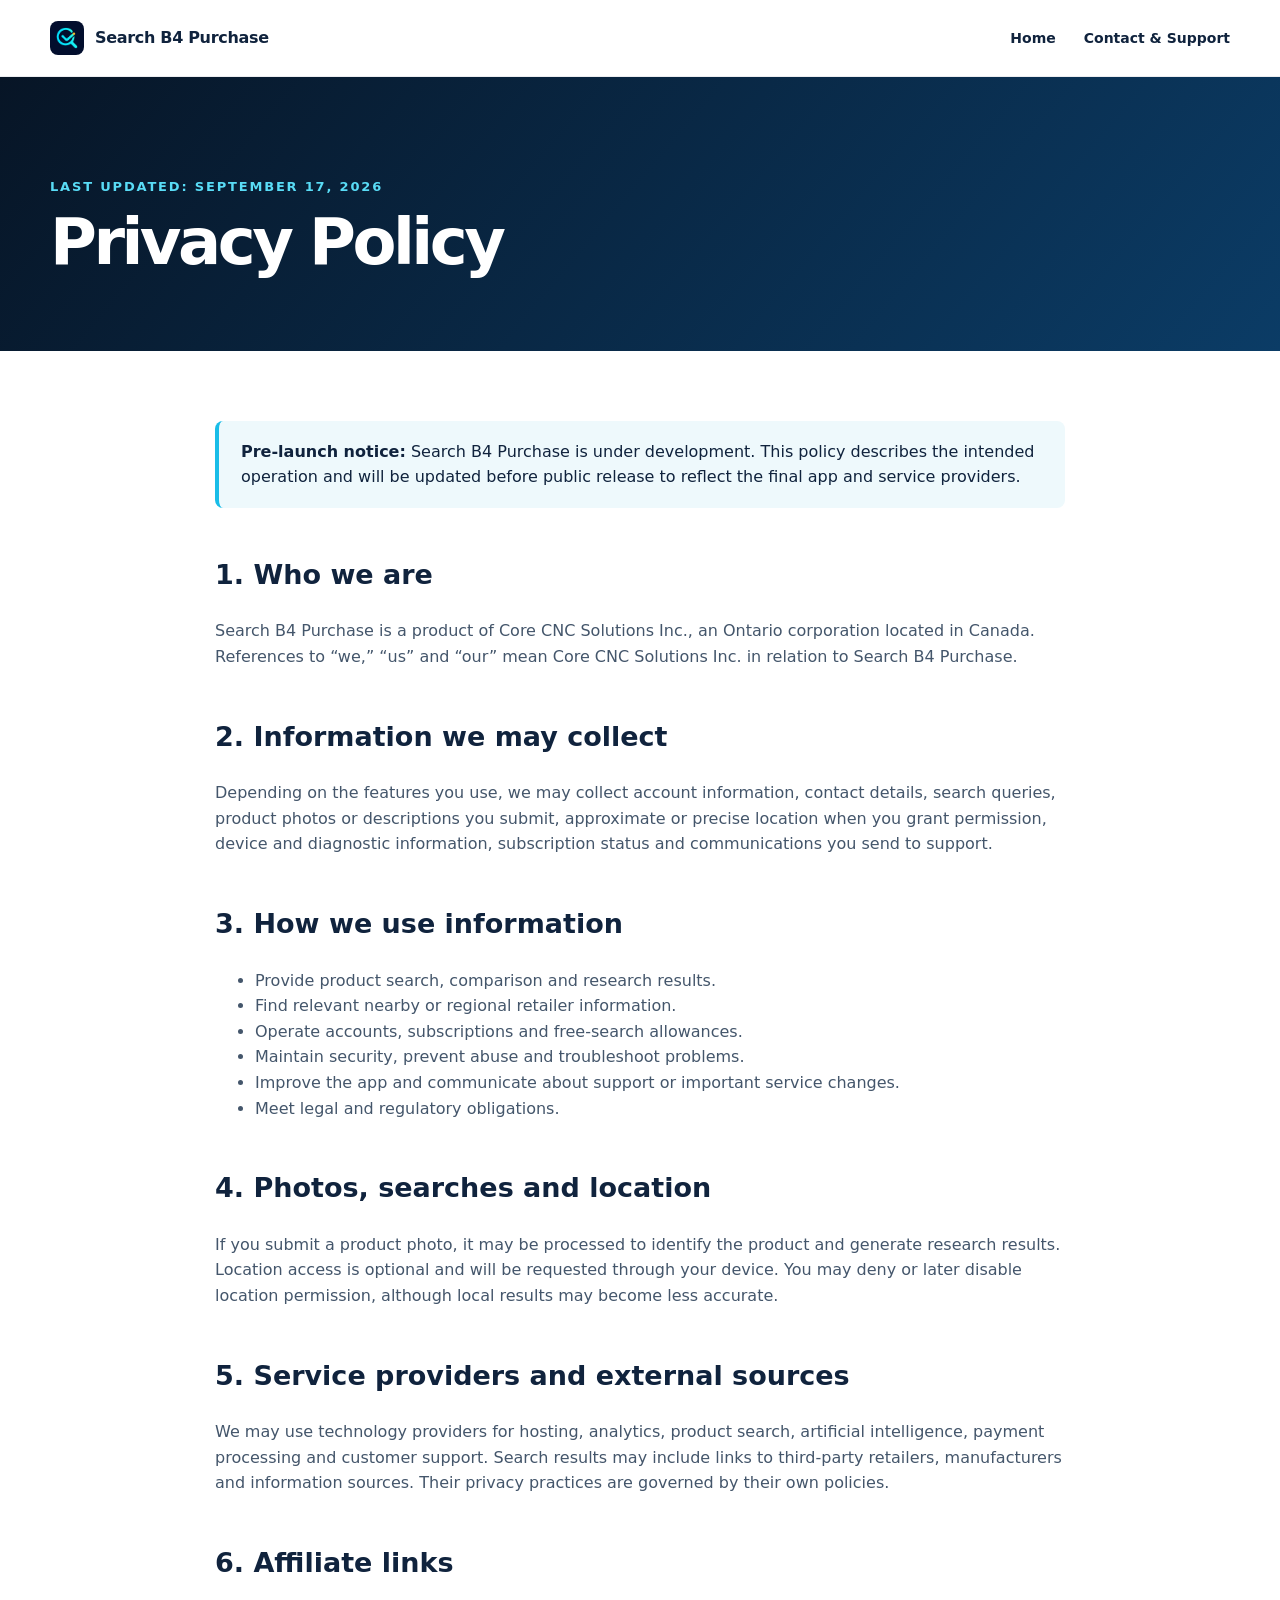
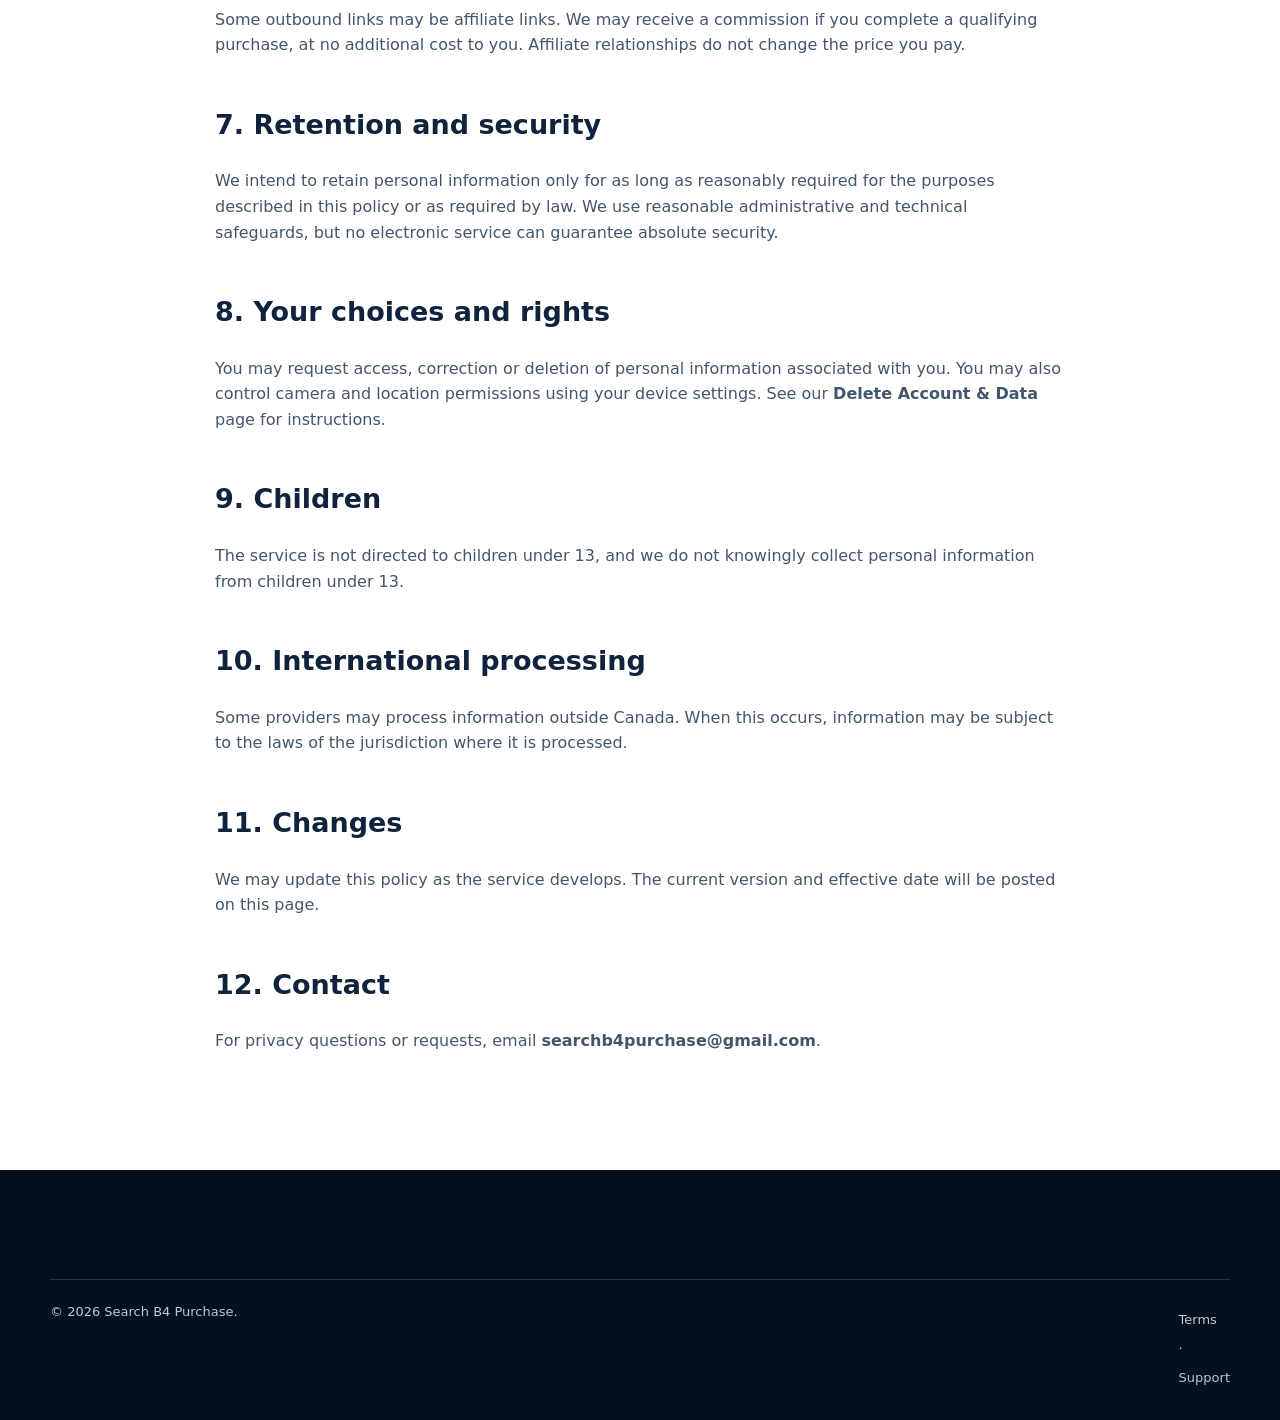
<file: privacy.html>
<!doctype html><html lang="en-CA"><head><meta charset="utf-8"><meta name="viewport" content="width=device-width,initial-scale=1"><meta name="description" content="Privacy Policy for Search B4 Purchase."><title>Privacy Policy | Search B4 Purchase</title><link rel="icon" href="assets/icon-180.png" type="image/png"><link rel="stylesheet" href="styles.css"><script defer src="script.js"></script></head><body><header class="site-header"><div class="container nav-wrap"><a class="brand" href="index.html"><span class="brand-mark"><span></span></span><span>Search B4 Purchase</span></a><nav class="site-nav"><a href="index.html">Home</a><a href="contact.html">Contact & Support</a></nav></div></header><main><section class="legal-hero"><div class="container"><p class="eyebrow light">Last updated: September 17, 2026</p><h1>Privacy Policy</h1></div></section><section class="legal-page"><article class="container legal-content"><div class="notice"><strong>Pre-launch notice:</strong> Search B4 Purchase is under development. This policy describes the intended operation and will be updated before public release to reflect the final app and service providers.</div><h2>1. Who we are</h2><p>Search B4 Purchase is a product of Core CNC Solutions Inc., an Ontario corporation located in Canada. References to “we,” “us” and “our” mean Core CNC Solutions Inc. in relation to Search B4 Purchase.</p><h2>2. Information we may collect</h2><p>Depending on the features you use, we may collect account information, contact details, search queries, product photos or descriptions you submit, approximate or precise location when you grant permission, device and diagnostic information, subscription status and communications you send to support.</p><h2>3. How we use information</h2><ul><li>Provide product search, comparison and research results.</li><li>Find relevant nearby or regional retailer information.</li><li>Operate accounts, subscriptions and free-search allowances.</li><li>Maintain security, prevent abuse and troubleshoot problems.</li><li>Improve the app and communicate about support or important service changes.</li><li>Meet legal and regulatory obligations.</li></ul><h2>4. Photos, searches and location</h2><p>If you submit a product photo, it may be processed to identify the product and generate research results. Location access is optional and will be requested through your device. You may deny or later disable location permission, although local results may become less accurate.</p><h2>5. Service providers and external sources</h2><p>We may use technology providers for hosting, analytics, product search, artificial intelligence, payment processing and customer support. Search results may include links to third-party retailers, manufacturers and information sources. Their privacy practices are governed by their own policies.</p><h2>6. Affiliate links</h2><p>Some outbound links may be affiliate links. We may receive a commission if you complete a qualifying purchase, at no additional cost to you. Affiliate relationships do not change the price you pay.</p><h2>7. Retention and security</h2><p>We intend to retain personal information only for as long as reasonably required for the purposes described in this policy or as required by law. We use reasonable administrative and technical safeguards, but no electronic service can guarantee absolute security.</p><h2>8. Your choices and rights</h2><p>You may request access, correction or deletion of personal information associated with you. You may also control camera and location permissions using your device settings. See our <a href="delete-account.html"><strong>Delete Account & Data</strong></a> page for instructions.</p><h2>9. Children</h2><p>The service is not directed to children under 13, and we do not knowingly collect personal information from children under 13.</p><h2>10. International processing</h2><p>Some providers may process information outside Canada. When this occurs, information may be subject to the laws of the jurisdiction where it is processed.</p><h2>11. Changes</h2><p>We may update this policy as the service develops. The current version and effective date will be posted on this page.</p><h2>12. Contact</h2><p>For privacy questions or requests, email <a href="mailto:searchb4purchase@gmail.com"><strong>searchb4purchase@gmail.com</strong></a>.</p></article></section></main><footer class="site-footer"><div class="container footer-bottom"><span>© 2026 Search B4 Purchase.</span><span><a href="terms.html">Terms</a> · <a href="contact.html">Support</a></span></div></footer></body></html>
</file>
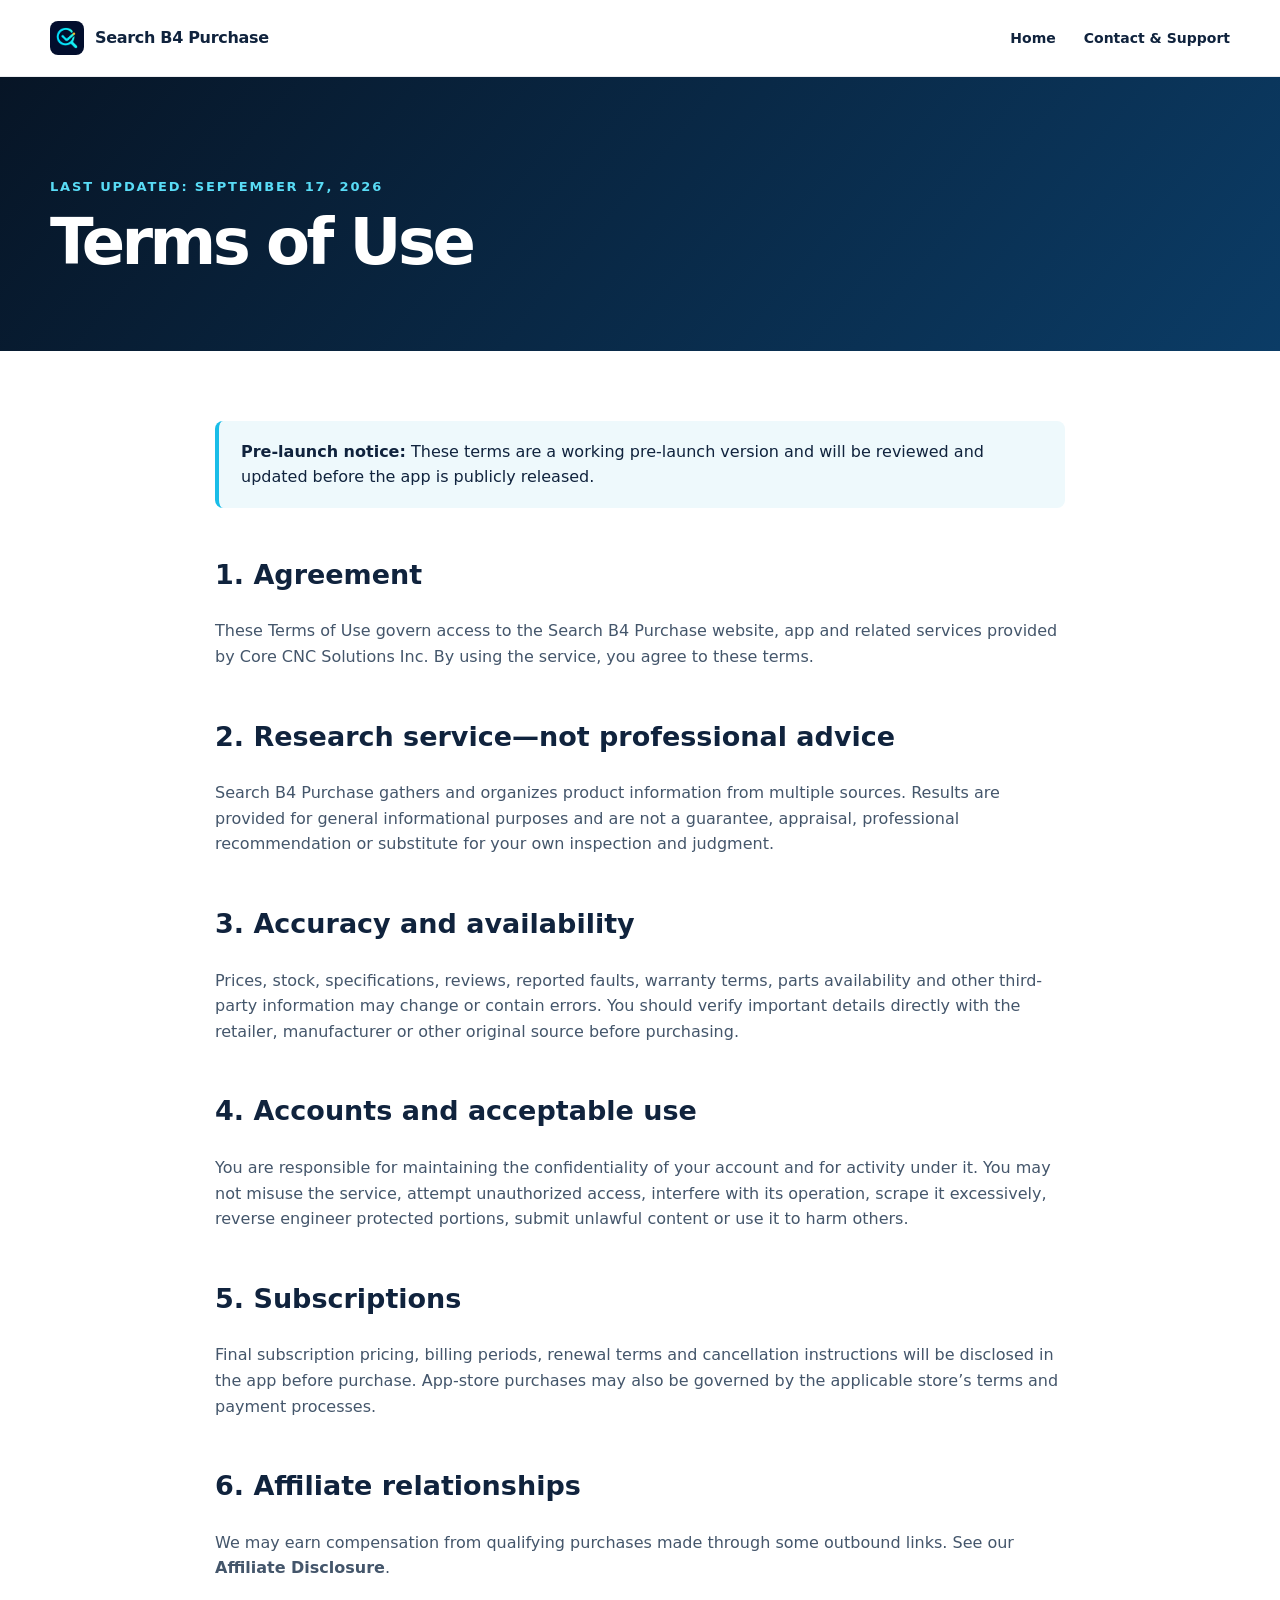
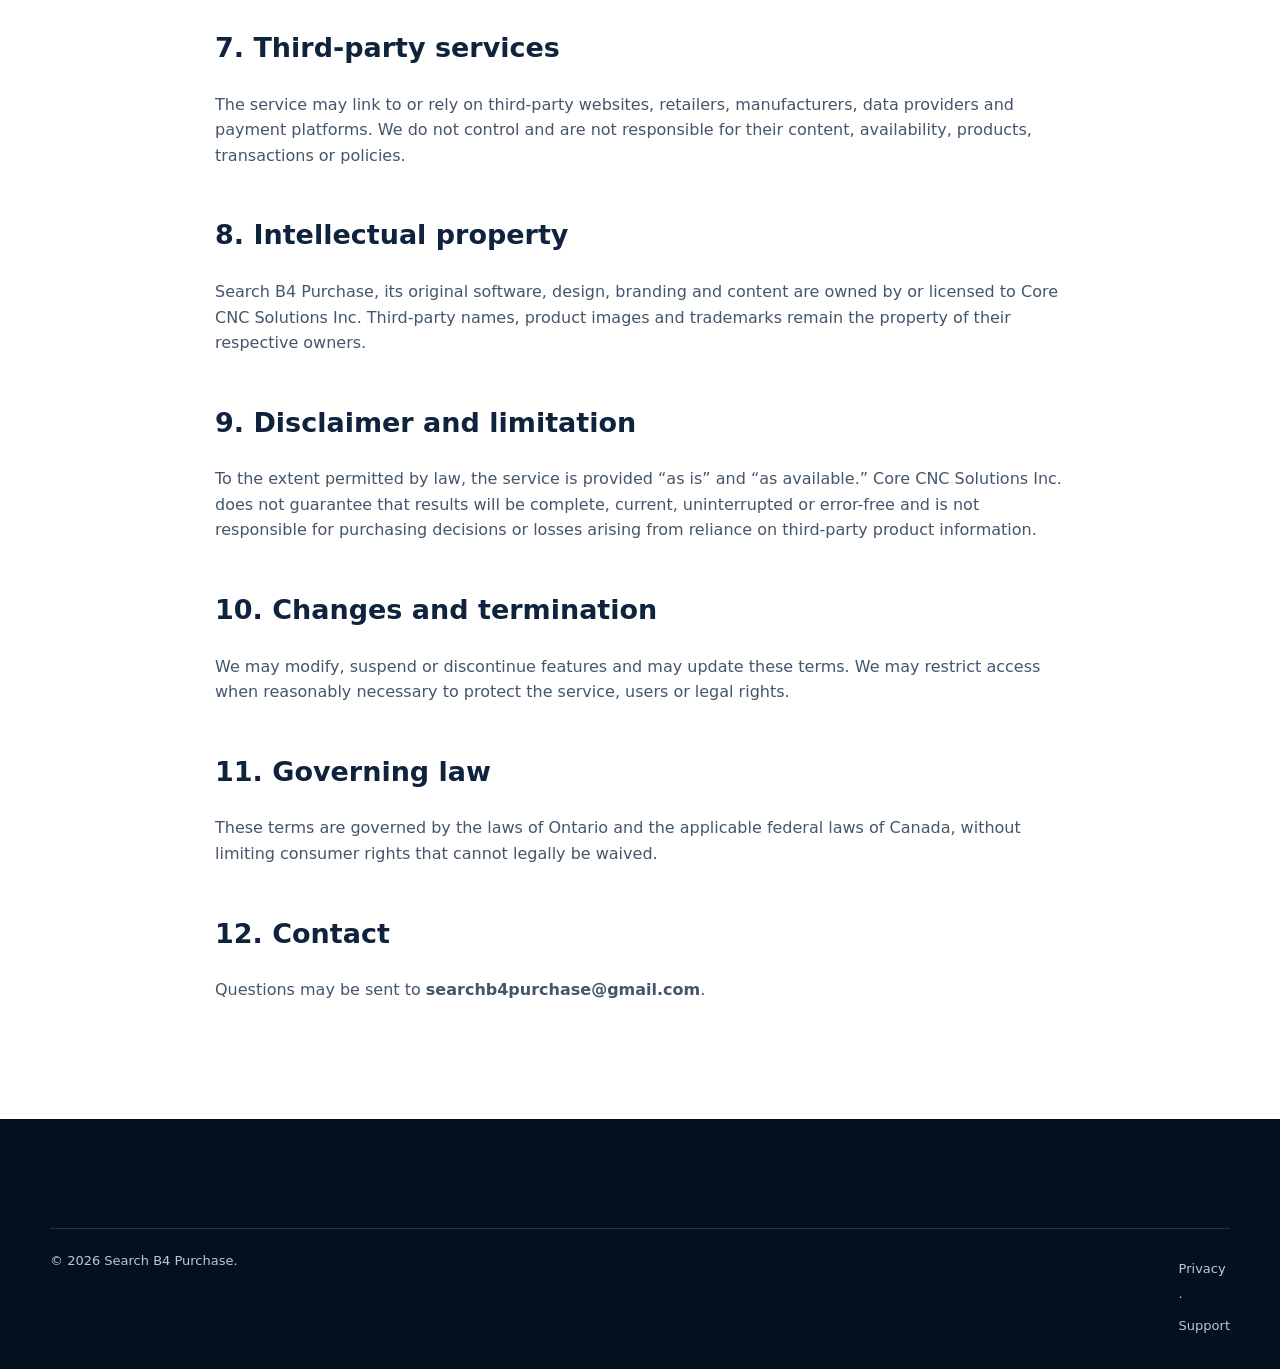
<file: terms.html>
<!doctype html><html lang="en-CA"><head><meta charset="utf-8"><meta name="viewport" content="width=device-width,initial-scale=1"><title>Terms of Use | Search B4 Purchase</title><link rel="icon" href="assets/icon-180.png" type="image/png"><link rel="stylesheet" href="styles.css"></head><body><header class="site-header"><div class="container nav-wrap"><a class="brand" href="index.html"><span class="brand-mark"><span></span></span><span>Search B4 Purchase</span></a><nav class="site-nav"><a href="index.html">Home</a><a href="contact.html">Contact & Support</a></nav></div></header><main><section class="legal-hero"><div class="container"><p class="eyebrow light">Last updated: September 17, 2026</p><h1>Terms of Use</h1></div></section><section class="legal-page"><article class="container legal-content"><div class="notice"><strong>Pre-launch notice:</strong> These terms are a working pre-launch version and will be reviewed and updated before the app is publicly released.</div><h2>1. Agreement</h2><p>These Terms of Use govern access to the Search B4 Purchase website, app and related services provided by Core CNC Solutions Inc. By using the service, you agree to these terms.</p><h2>2. Research service—not professional advice</h2><p>Search B4 Purchase gathers and organizes product information from multiple sources. Results are provided for general informational purposes and are not a guarantee, appraisal, professional recommendation or substitute for your own inspection and judgment.</p><h2>3. Accuracy and availability</h2><p>Prices, stock, specifications, reviews, reported faults, warranty terms, parts availability and other third-party information may change or contain errors. You should verify important details directly with the retailer, manufacturer or other original source before purchasing.</p><h2>4. Accounts and acceptable use</h2><p>You are responsible for maintaining the confidentiality of your account and for activity under it. You may not misuse the service, attempt unauthorized access, interfere with its operation, scrape it excessively, reverse engineer protected portions, submit unlawful content or use it to harm others.</p><h2>5. Subscriptions</h2><p>Final subscription pricing, billing periods, renewal terms and cancellation instructions will be disclosed in the app before purchase. App-store purchases may also be governed by the applicable store’s terms and payment processes.</p><h2>6. Affiliate relationships</h2><p>We may earn compensation from qualifying purchases made through some outbound links. See our <a href="affiliate-disclosure.html"><strong>Affiliate Disclosure</strong></a>.</p><h2>7. Third-party services</h2><p>The service may link to or rely on third-party websites, retailers, manufacturers, data providers and payment platforms. We do not control and are not responsible for their content, availability, products, transactions or policies.</p><h2>8. Intellectual property</h2><p>Search B4 Purchase, its original software, design, branding and content are owned by or licensed to Core CNC Solutions Inc. Third-party names, product images and trademarks remain the property of their respective owners.</p><h2>9. Disclaimer and limitation</h2><p>To the extent permitted by law, the service is provided “as is” and “as available.” Core CNC Solutions Inc. does not guarantee that results will be complete, current, uninterrupted or error-free and is not responsible for purchasing decisions or losses arising from reliance on third-party product information.</p><h2>10. Changes and termination</h2><p>We may modify, suspend or discontinue features and may update these terms. We may restrict access when reasonably necessary to protect the service, users or legal rights.</p><h2>11. Governing law</h2><p>These terms are governed by the laws of Ontario and the applicable federal laws of Canada, without limiting consumer rights that cannot legally be waived.</p><h2>12. Contact</h2><p>Questions may be sent to <a href="mailto:searchb4purchase@gmail.com"><strong>searchb4purchase@gmail.com</strong></a>.</p></article></section></main><footer class="site-footer"><div class="container footer-bottom"><span>© 2026 Search B4 Purchase.</span><span><a href="privacy.html">Privacy</a> · <a href="contact.html">Support</a></span></div></footer></body></html>
</file>
<file: styles.css>
:root{--navy:#071526;--navy-2:#0c2139;--ink:#10233d;--muted:#617086;--blue:#19bde8;--blue-2:#59dcf6;--amber:#ffb548;--line:#dce5ee;--paper:#f7fafc;--white:#fff;--shadow:0 16px 50px rgba(9,31,56,.12);--radius:20px;--container:1180px}*{box-sizing:border-box}html{scroll-behavior:smooth}body{margin:0;color:var(--ink);background:var(--white);font-family:Inter,ui-sans-serif,system-ui,-apple-system,BlinkMacSystemFont,"Segoe UI",sans-serif;line-height:1.6}a{color:inherit;text-decoration:none}img{max-width:100%}.container{width:min(calc(100% - 40px),var(--container));margin:auto}.skip-link{position:absolute;left:-9999px}.skip-link:focus{left:12px;top:12px;z-index:100;background:#fff;padding:10px}.site-header{position:sticky;top:0;z-index:50;background:rgba(255,255,255,.94);border-bottom:1px solid rgba(16,35,61,.08);backdrop-filter:blur(14px)}.nav-wrap{height:76px;display:flex;align-items:center;justify-content:space-between}.brand{display:inline-flex;gap:11px;align-items:center;font-weight:800;letter-spacing:-.02em}.brand-mark{display:inline-block;width:34px;height:34px;flex:0 0 34px;border-radius:8px;background:url("assets/search-b4-purchase-logo.png") center/cover no-repeat}.brand-mark span{display:none}.site-nav{display:flex;align-items:center;gap:28px;font-weight:650;font-size:14px}.site-nav>a:not(.button):hover{color:#087fb6}.menu-button{display:none;background:none;border:0;padding:8px}.menu-button span{display:block;width:24px;height:2px;background:var(--ink);margin:5px}.button{display:inline-flex;align-items:center;justify-content:center;border:0;border-radius:999px;background:linear-gradient(135deg,var(--blue-2),var(--blue));color:#05182a;font-weight:800;padding:14px 25px;box-shadow:0 10px 28px rgba(25,189,232,.24);transition:.2s transform,.2s box-shadow}.button:hover{transform:translateY(-2px);box-shadow:0 14px 34px rgba(25,189,232,.35)}.button-small{padding:10px 18px}.full{width:100%}.hero{position:relative;min-height:700px;display:grid;align-items:center;color:white;background:#07101d url("assets/hero-search-b4-purchase.png") center/cover no-repeat}.hero-shade{position:absolute;inset:0;background:linear-gradient(90deg,rgba(3,10,18,.9) 0%,rgba(3,10,18,.65) 35%,rgba(3,10,18,.08) 64%,rgba(3,10,18,.05) 100%)}.hero-content{position:relative;padding-top:20px}.eyebrow{margin:0 0 12px;color:#087fb6;font-size:13px;font-weight:850;letter-spacing:.14em;text-transform:uppercase}.eyebrow.light{color:var(--blue-2)}h1,h2,h3,p{margin-top:0}h1{max-width:650px;margin-bottom:20px;font-size:clamp(46px,6vw,76px);line-height:1.03;letter-spacing:-.055em}h1 span{color:#eafaff}.hero-copy{max-width:570px;font-size:clamp(18px,2vw,22px);color:#d9e6f1}.hero-actions{display:flex;gap:24px;align-items:center;margin-top:32px}.text-link{font-weight:750}.text-link:hover{color:var(--blue-2)}.section{padding:104px 0}.light-section{background:#fff}.section-heading{max-width:760px;margin:0 auto 50px}.centered{text-align:center}.section-heading h2,.section h2,.final-cta h2{margin-bottom:16px;font-size:clamp(35px,4.2vw,54px);line-height:1.1;letter-spacing:-.04em}.section-heading>p:last-child,.section-intro,.large-copy{color:var(--muted);font-size:18px}.feature-grid{display:grid;grid-template-columns:repeat(3,1fr);gap:18px}.feature-card{padding:30px;border:1px solid var(--line);border-radius:var(--radius);background:#fff;box-shadow:0 9px 30px rgba(20,50,80,.06);transition:.2s}.feature-card:hover{transform:translateY(-4px);box-shadow:var(--shadow)}.feature-card .icon{display:grid;place-items:center;width:52px;height:52px;margin-bottom:22px;border-radius:15px;background:#eaf9fd;color:#067ba9;font-size:25px;font-weight:900}.feature-card h3{margin-bottom:7px}.feature-card p{color:var(--muted);margin-bottom:0}.dark-section{overflow:hidden;color:#fff;background:radial-gradient(circle at 80% 45%,#15456a 0,#0b2845 25%,var(--navy) 62%)}.how-grid{display:grid;grid-template-columns:1.1fr .9fr;gap:90px;align-items:center}.dark-section .section-intro{color:#bccddd}.steps{display:grid;gap:28px;margin-top:38px}.steps article{display:flex;gap:18px}.steps article>span{flex:0 0 auto;display:grid;place-items:center;width:38px;height:38px;border-radius:50%;background:var(--blue);color:#052036;font-weight:900}.steps h3{margin:3px 0 5px}.steps p{margin:0;color:#b9cad9}.phone-demo{display:grid;place-items:center}.phone-shell{width:min(340px,100%);padding:18px 18px 25px;border:8px solid #254660;border-radius:40px;background:#091827;box-shadow:0 30px 70px rgba(0,0,0,.45);transform:rotate(3deg)}.phone-top{width:90px;height:19px;margin:0 auto 24px;border-radius:15px;background:#02070e}.app-label{color:#7ddff6;text-transform:uppercase;font-size:11px;font-weight:800;letter-spacing:.12em}.demo-product{display:flex;gap:12px;align-items:center;margin:10px 0 14px;padding:12px;border-radius:16px;background:#122b43}.demo-product small,.product-title small{display:block;color:#8fa9be}.demo-image{display:grid;place-items:center;width:55px;height:55px;border-radius:12px;background:#d9e3ea;font-size:30px}.demo-row{display:flex;justify-content:space-between;padding:11px 4px;border-bottom:1px solid #1b3953;color:#abc0d0}.demo-row strong{color:#fff}.stars{color:var(--amber)!important}.good{color:#5ee4a1!important}.research-grid{display:grid;grid-template-columns:.8fr 1.2fr;gap:70px;align-items:center}.check-list{display:grid;gap:12px;padding:0;list-style:none}.check-list li{position:relative;padding-left:34px}.check-list li:before{content:"✓";position:absolute;left:0;display:grid;place-items:center;width:22px;height:22px;border-radius:50%;background:#0b91c7;color:#fff;font-size:13px;font-weight:900}.dashboard-card{padding:25px;border:1px solid var(--line);border-radius:25px;background:var(--paper);box-shadow:var(--shadow)}.product-title{display:flex;align-items:center;gap:12px;margin-bottom:18px}.product-icon{display:grid;place-items:center;width:55px;height:55px;border-radius:14px;background:#dfeaf1;font-size:28px}.product-title .rating{margin-left:auto;color:#bd7200;font-weight:800}.metric-grid{display:grid;grid-template-columns:repeat(3,1fr);gap:12px}.metric-grid article{padding:17px;border-radius:14px;background:#fff;border:1px solid #e1e8ee}.metric-grid small,.metric-grid span{display:block;color:var(--muted);font-size:12px}.metric-grid strong{display:block;margin:5px 0;color:var(--ink);font-size:18px}.availability-section{color:#fff;background:linear-gradient(120deg,#087bb6,#0a3967 52%,#07192d)}.availability-grid{display:grid;grid-template-columns:1fr 1fr;gap:80px;align-items:center}.availability-grid p{max-width:620px;color:#d3e5f2}.locations{display:grid;grid-template-columns:1fr 1fr;gap:16px}.locations article{display:flex;gap:15px;align-items:center;padding:24px;border:1px solid rgba(255,255,255,.18);border-radius:18px;background:rgba(255,255,255,.08)}.locations span{font-size:35px}.locations strong,.locations small{display:block}.locations small{color:#c6d8e5}.pricing-section{background:var(--paper)}.price-card{position:relative;max-width:430px;margin:auto;padding:36px;border:1px solid var(--line);border-radius:24px;background:#fff;box-shadow:var(--shadow);text-align:center}.price-badge{display:inline-block;margin-bottom:22px;padding:6px 11px;border-radius:999px;background:#e5f7fd;color:#067aa7;font-size:11px;font-weight:900;letter-spacing:.1em}.free-searches{color:var(--muted)}.price{display:flex;align-items:baseline;justify-content:center;margin:20px 0}.price strong{font-size:58px;line-height:1}.price span{color:var(--muted)}.price-card ul{text-align:left;list-style:none;padding:0;display:grid;gap:10px}.price-card li:before{content:"✓";margin-right:10px;color:#05956a;font-weight:900}.price-card>small{display:block;margin-top:13px;color:var(--muted)}.final-cta{padding:95px 0;color:#fff;background:linear-gradient(rgba(5,17,30,.82),rgba(5,17,30,.92)),url("assets/hero-search-b4-purchase.png") center 66%/cover}.final-cta p:not(.eyebrow){color:#cedce7;font-size:18px}.final-cta .button{margin-top:14px}.site-footer{padding:64px 0 24px;color:#b9cad8;background:#04101e}.footer-grid{display:grid;grid-template-columns:2fr 1fr 1fr;gap:60px}.footer-brand{color:#fff;margin-bottom:18px}.site-footer h3{color:#fff;font-size:14px;text-transform:uppercase;letter-spacing:.09em}.site-footer a:not(.brand){display:block;margin:8px 0}.site-footer a:hover{color:#fff}.site-footer p{margin:5px 0}.footer-bottom{display:flex;justify-content:space-between;margin-top:45px;padding-top:22px;border-top:1px solid #203246;font-size:13px}.legal-hero{padding:100px 0 55px;color:#fff;background:linear-gradient(130deg,var(--navy),#0b3c66)}.legal-hero h1{font-size:clamp(40px,5vw,64px);max-width:900px}.legal-page{padding:70px 0 100px}.legal-content{max-width:850px}.legal-content h2{margin-top:45px;font-size:27px}.legal-content h3{margin-top:28px}.legal-content p,.legal-content li{color:#44566b}.notice{padding:18px 22px;border-left:4px solid var(--blue);border-radius:8px;background:#eef9fc}.contact-grid{display:grid;grid-template-columns:1fr 1fr;gap:30px}.contact-card{padding:28px;border:1px solid var(--line);border-radius:18px;background:#fff;box-shadow:0 10px 30px rgba(10,40,70,.07)}.contact-card h2{margin-bottom:8px}.contact-card a{color:#087ead;font-weight:800}.contact-card.full-width{grid-column:1/-1}.form-grid{display:grid;grid-template-columns:1fr 1fr;gap:16px}.field{display:grid;gap:6px}.field.full{grid-column:1/-1}.field label{font-weight:750}.field input,.field textarea,.field select{width:100%;padding:13px 14px;border:1px solid #bdc9d4;border-radius:10px;font:inherit}.field textarea{min-height:140px;resize:vertical}.form-note{color:var(--muted);font-size:13px}
@media(max-width:900px){.menu-button{display:block}.site-nav{display:none;position:absolute;top:76px;left:0;right:0;padding:22px;background:#fff;border-bottom:1px solid var(--line);box-shadow:var(--shadow);flex-direction:column;align-items:stretch}.site-nav.open{display:flex}.site-nav:not(#site-nav){display:flex;position:static;padding:0;background:transparent;border:0;box-shadow:none;flex-direction:row}.site-nav .button{align-self:flex-start}.hero{min-height:640px;background-position:62% center}.hero-shade{background:linear-gradient(90deg,rgba(3,10,18,.94),rgba(3,10,18,.72) 62%,rgba(3,10,18,.32))}.feature-grid{grid-template-columns:repeat(2,1fr)}.how-grid,.research-grid,.availability-grid{grid-template-columns:1fr}.how-grid{gap:55px}.research-grid{gap:45px}.metric-grid{grid-template-columns:repeat(2,1fr)}.footer-grid{grid-template-columns:1fr 1fr}.footer-grid>div:first-child{grid-column:1/-1}}
@media(max-width:600px){.container{width:min(calc(100% - 28px),var(--container))}.brand{font-size:14px}.brand-mark{transform:scale(.85)}.hero{min-height:690px;background-position:66% center}.hero-shade{background:linear-gradient(90deg,rgba(3,10,18,.95),rgba(3,10,18,.75))}.hero-content{padding-top:120px;align-self:start}.hero-actions{align-items:flex-start;flex-direction:column;gap:16px}.section{padding:75px 0}.feature-grid,.metric-grid,.locations,.contact-grid,.form-grid{grid-template-columns:1fr}.field.full,.contact-card.full-width{grid-column:auto}.feature-card{padding:24px}.availability-grid{gap:42px}.phone-shell{width:300px}.footer-grid{grid-template-columns:1fr;gap:30px}.footer-grid>div:first-child{grid-column:auto}.footer-bottom{flex-direction:column;gap:8px}.product-title{flex-wrap:wrap}.product-title .rating{margin-left:0}.legal-hero{padding:75px 0 40px}}
@media(prefers-reduced-motion:reduce){html{scroll-behavior:auto}.button,.feature-card{transition:none}}
</file>
